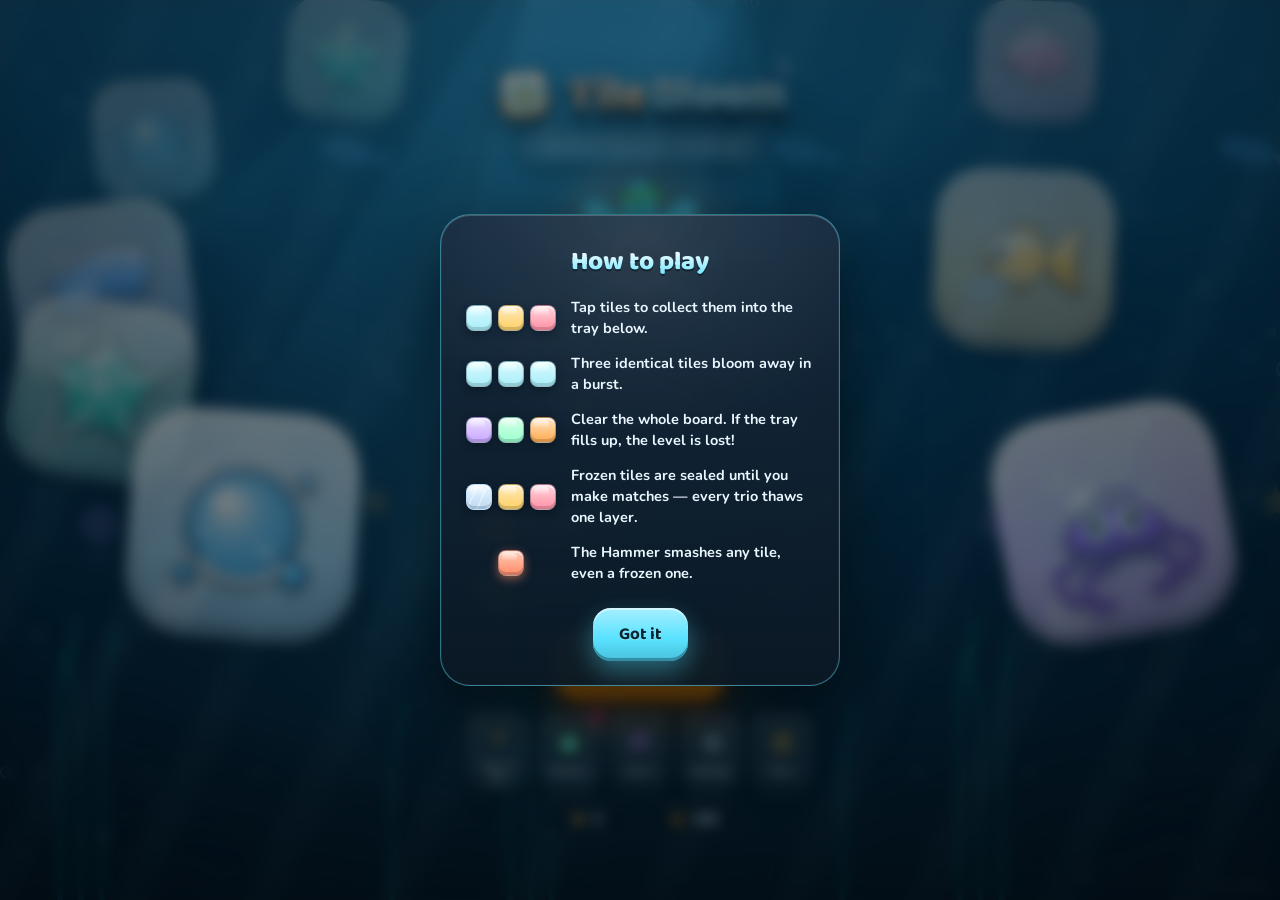
<file: index.html>
<!doctype html>
<html lang="en">
  <head>
    <meta charset="UTF-8" />
    <meta
      name="viewport"
      content="width=device-width, initial-scale=1.0, maximum-scale=1.0, user-scalable=no, viewport-fit=cover"
    />
    <meta name="theme-color" content="#041420" />
    <meta name="apple-mobile-web-app-capable" content="yes" />
    <meta name="mobile-web-app-capable" content="yes" />
    <meta name="apple-mobile-web-app-status-bar-style" content="black-translucent" />
    <meta name="apple-mobile-web-app-title" content="Tile Bloom" />
    <link rel="apple-touch-icon" href="icons/icon-180.png" />
    <link rel="icon" type="image/svg+xml" href="favicon.svg" />
    <link rel="manifest" href="manifest.webmanifest" />
    <title>Tile Bloom — Triple Match Puzzle</title>
    <style>
      /* First-paint splash: shown until the app bundle is ready. */
      #boot {
        position: fixed;
        inset: 0;
        display: flex;
        flex-direction: column;
        align-items: center;
        justify-content: center;
        gap: 18px;
        background: radial-gradient(120% 90% at 50% 0%, #0a3f5f 0%, #041420 55%, #02101a 100%);
        z-index: 999;
        transition: opacity 0.45s ease;
        font-family: system-ui, sans-serif;
      }
      #boot.hide {
        opacity: 0;
        pointer-events: none;
      }
      #boot .mark {
        width: 84px;
        height: 84px;
        border-radius: 26px;
        background: linear-gradient(180deg, #ddfcff 0%, #a9edf7 100%);
        border: 2px solid rgba(18, 38, 52, 0.3);
        box-shadow:
          inset 0 3px 0 rgba(255, 255, 255, 0.75),
          inset 0 -4px 0 rgba(10, 24, 40, 0.12),
          0 14px 30px rgba(2, 10, 18, 0.5),
          0 0 38px rgba(89, 226, 255, 0.4);
        display: flex;
        align-items: center;
        justify-content: center;
        animation: bootPulse 1.6s ease-in-out infinite;
      }
      #boot .mark span {
        width: 26px;
        height: 26px;
        border-radius: 9px;
        background: linear-gradient(180deg, #ffb3c8 0%, #ff6f9e 100%);
        box-shadow: inset 0 2px 0 rgba(255, 255, 255, 0.6), inset 0 -2px 0 rgba(120, 20, 50, 0.25), 0 4px 10px rgba(180, 40, 90, 0.45);
      }
      #boot .t {
        color: #9fe8ff;
        letter-spacing: 0.28em;
        font-size: 12px;
        text-transform: uppercase;
        opacity: 0.85;
      }
      @keyframes bootPulse {
        0%, 100% { transform: scale(1); }
        50% { transform: scale(1.07); }
      }
    </style>
    <script type="module" crossorigin src="./assets/index-D4QyjMFu.js"></script>
    <link rel="stylesheet" crossorigin href="./assets/index-BmYCZsi4.css">
  </head>
  <body>
    <div id="boot" aria-hidden="true">
      <div class="mark"><span></span></div>
      <div class="t">Tile Bloom</div>
    </div>
    <div id="app"></div>
    <noscript>
      <p style="color: #9fe8ff; padding: 2rem; font-family: system-ui">
        Tile Bloom requires JavaScript. / Tile Bloom için JavaScript gerekir.
      </p>
    </noscript>
  </body>
</html>
</file>
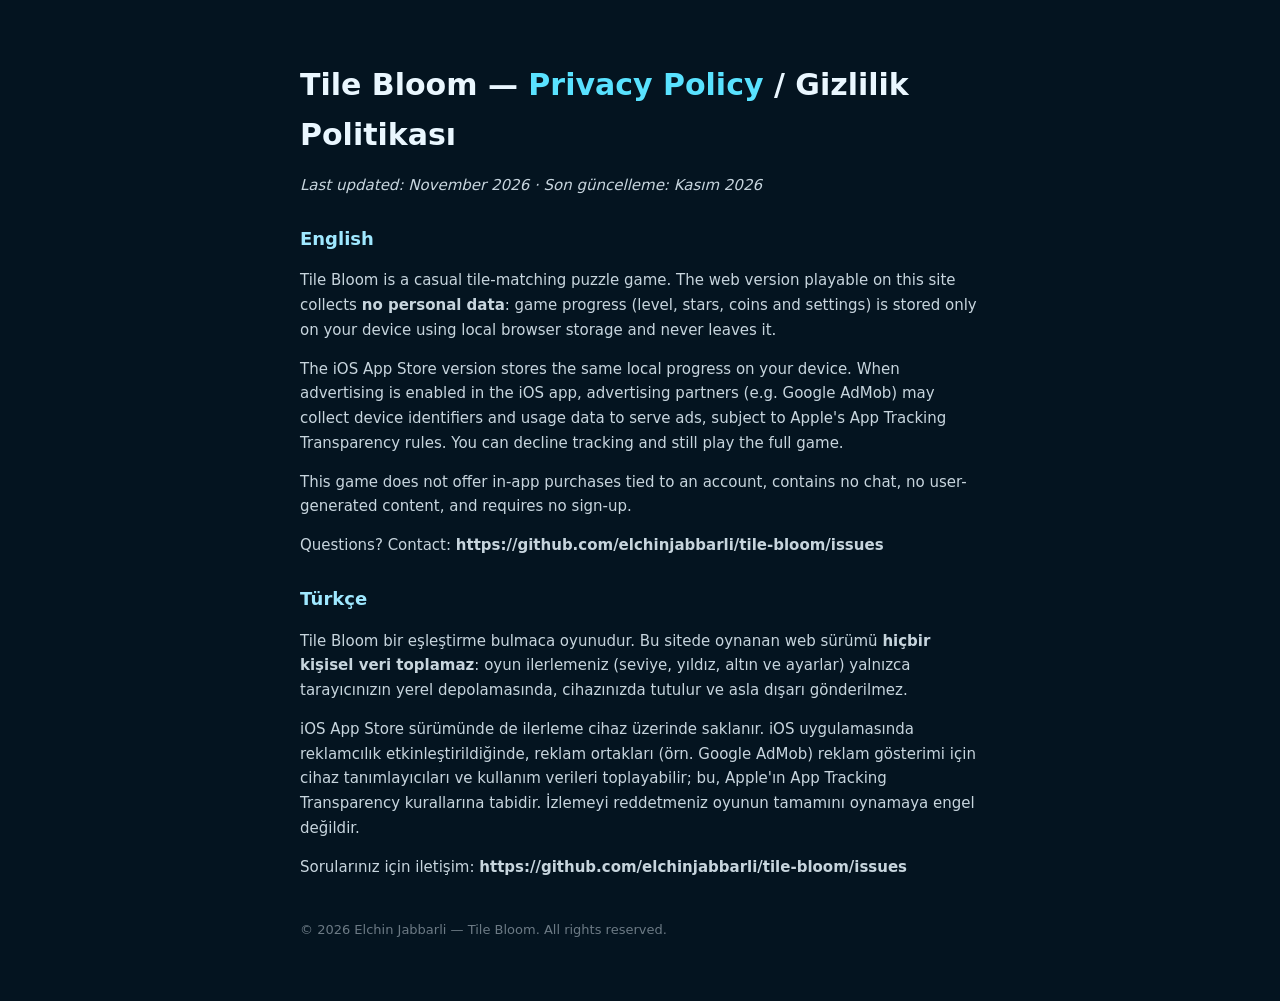
<file: privacy.html>
<!doctype html>
<html lang="en">
  <head>
    <meta charset="UTF-8" />
    <meta name="viewport" content="width=device-width, initial-scale=1.0" />
    <title>Tile Bloom — Privacy Policy</title>
    <style>
      :root { color-scheme: dark; }
      body {
        margin: 0;
        background: #041420;
        color: #eaf7ff;
        font-family: system-ui, -apple-system, sans-serif;
        line-height: 1.65;
        padding: 40px 20px 60px;
      }
      main { max-width: 680px; margin: 0 auto; }
      h1 { font-size: 30px; margin-bottom: 4px; }
      .accent { color: #59e2ff; }
      p { margin: 14px 0; font-size: 15px; color: rgba(234, 247, 255, 0.85); }
      h2 { font-size: 18px; margin-top: 26px; color: #9fe8ff; }
      footer { margin-top: 40px; font-size: 13px; color: rgba(234, 247, 255, 0.45); }
    </style>
  </head>
  <body>
    <main>
      <h1>Tile Bloom — <span class="accent">Privacy Policy</span> / Gizlilik Politikası</h1>
      <p><em>Last updated: November 2026 · Son güncelleme: Kasım 2026</em></p>

      <h2>English</h2>
      <p>
        Tile Bloom is a casual tile-matching puzzle game. The web version playable on this site
        collects <strong>no personal data</strong>: game progress (level, stars, coins and
        settings) is stored only on your device using local browser storage and never leaves it.
      </p>
      <p>
        The iOS App Store version stores the same local progress on your device. When advertising
        is enabled in the iOS app, advertising partners (e.g. Google AdMob) may collect device
        identifiers and usage data to serve ads, subject to Apple's App Tracking Transparency
        rules. You can decline tracking and still play the full game.
      </p>
      <p>
        This game does not offer in-app purchases tied to an account, contains no chat, no
        user-generated content, and requires no sign-up.
      </p>
      <p>
        Questions? Contact: <strong>https://github.com/elchinjabbarli/tile-bloom/issues</strong>
      </p>

      <h2>Türkçe</h2>
      <p>
        Tile Bloom bir eşleştirme bulmaca oyunudur. Bu sitede oynanan web sürümü
        <strong>hiçbir kişisel veri toplamaz</strong>: oyun ilerlemeniz (seviye, yıldız, altın ve
        ayarlar) yalnızca tarayıcınızın yerel depolamasında, cihazınızda tutulur ve asla dışarı
        gönderilmez.
      </p>
      <p>
        iOS App Store sürümünde de ilerleme cihaz üzerinde saklanır. iOS uygulamasında
        reklamcılık etkinleştirildiğinde, reklam ortakları (örn. Google AdMob) reklam gösterimi
        için cihaz tanımlayıcıları ve kullanım verileri toplayabilir; bu, Apple'ın App Tracking
        Transparency kurallarına tabidir. İzlemeyi reddetmeniz oyunun tamamını oynamaya engel
        değildir.
      </p>

      <p>
        Sorularınız için iletişim: <strong>https://github.com/elchinjabbarli/tile-bloom/issues</strong>
      </p>

      <footer>© 2026 Elchin Jabbarli — Tile Bloom. All rights reserved.</footer>
    </main>
  </body>
</html>
</file>
<file: assets/index-BmYCZsi4.css>
@font-face{font-family:"Baloo 2";font-style:normal;font-display:swap;font-weight:600;src:url(./baloo-2-devanagari-600-normal-CuT_xCk5.woff2) format("woff2"),url(./baloo-2-devanagari-600-normal-Cnn1WFYO.woff) format("woff");unicode-range:U+0900-097F,U+1CD0-1CF9,U+200C-200D,U+20A8,U+20B9,U+20F0,U+25CC,U+A830-A839,U+A8E0-A8FF,U+11B00-11B09}@font-face{font-family:"Baloo 2";font-style:normal;font-display:swap;font-weight:600;src:url(./baloo-2-vietnamese-600-normal-C5EqHgu0.woff2) format("woff2"),url(./baloo-2-vietnamese-600-normal-CGkk4Wtx.woff) format("woff");unicode-range:U+0102-0103,U+0110-0111,U+0128-0129,U+0168-0169,U+01A0-01A1,U+01AF-01B0,U+0300-0301,U+0303-0304,U+0308-0309,U+0323,U+0329,U+1EA0-1EF9,U+20AB}@font-face{font-family:"Baloo 2";font-style:normal;font-display:swap;font-weight:600;src:url(./baloo-2-latin-ext-600-normal-DiVeaYrH.woff2) format("woff2"),url(./baloo-2-latin-ext-600-normal-CFaB2nBN.woff) format("woff");unicode-range:U+0100-02BA,U+02BD-02C5,U+02C7-02CC,U+02CE-02D7,U+02DD-02FF,U+0304,U+0308,U+0329,U+1D00-1DBF,U+1E00-1E9F,U+1EF2-1EFF,U+2020,U+20A0-20AB,U+20AD-20C0,U+2113,U+2C60-2C7F,U+A720-A7FF}@font-face{font-family:"Baloo 2";font-style:normal;font-display:swap;font-weight:600;src:url(./baloo-2-latin-600-normal-tIfxVoAe.woff2) format("woff2"),url(./baloo-2-latin-600-normal-B4tNaogw.woff) format("woff");unicode-range:U+0000-00FF,U+0131,U+0152-0153,U+02BB-02BC,U+02C6,U+02DA,U+02DC,U+0304,U+0308,U+0329,U+2000-206F,U+20AC,U+2122,U+2191,U+2193,U+2212,U+2215,U+FEFF,U+FFFD}@font-face{font-family:"Baloo 2";font-style:normal;font-display:swap;font-weight:700;src:url(./baloo-2-devanagari-700-normal-D37Te3iF.woff2) format("woff2"),url(./baloo-2-devanagari-700-normal-CEIF4sJg.woff) format("woff");unicode-range:U+0900-097F,U+1CD0-1CF9,U+200C-200D,U+20A8,U+20B9,U+20F0,U+25CC,U+A830-A839,U+A8E0-A8FF,U+11B00-11B09}@font-face{font-family:"Baloo 2";font-style:normal;font-display:swap;font-weight:700;src:url(./baloo-2-vietnamese-700-normal-h4tlcePq.woff2) format("woff2"),url(./baloo-2-vietnamese-700-normal-DoF59Mjc.woff) format("woff");unicode-range:U+0102-0103,U+0110-0111,U+0128-0129,U+0168-0169,U+01A0-01A1,U+01AF-01B0,U+0300-0301,U+0303-0304,U+0308-0309,U+0323,U+0329,U+1EA0-1EF9,U+20AB}@font-face{font-family:"Baloo 2";font-style:normal;font-display:swap;font-weight:700;src:url(./baloo-2-latin-ext-700-normal-Mlh7kdab.woff2) format("woff2"),url(./baloo-2-latin-ext-700-normal-D6LeXASg.woff) format("woff");unicode-range:U+0100-02BA,U+02BD-02C5,U+02C7-02CC,U+02CE-02D7,U+02DD-02FF,U+0304,U+0308,U+0329,U+1D00-1DBF,U+1E00-1E9F,U+1EF2-1EFF,U+2020,U+20A0-20AB,U+20AD-20C0,U+2113,U+2C60-2C7F,U+A720-A7FF}@font-face{font-family:"Baloo 2";font-style:normal;font-display:swap;font-weight:700;src:url(./baloo-2-latin-700-normal-CqTg7A15.woff2) format("woff2"),url(./baloo-2-latin-700-normal-Ld3Zm3l2.woff) format("woff");unicode-range:U+0000-00FF,U+0131,U+0152-0153,U+02BB-02BC,U+02C6,U+02DA,U+02DC,U+0304,U+0308,U+0329,U+2000-206F,U+20AC,U+2122,U+2191,U+2193,U+2212,U+2215,U+FEFF,U+FFFD}@font-face{font-family:"Baloo 2";font-style:normal;font-display:swap;font-weight:800;src:url(./baloo-2-devanagari-800-normal-BURIY0wZ.woff2) format("woff2"),url(./baloo-2-devanagari-800-normal-YLp1oUqR.woff) format("woff");unicode-range:U+0900-097F,U+1CD0-1CF9,U+200C-200D,U+20A8,U+20B9,U+20F0,U+25CC,U+A830-A839,U+A8E0-A8FF,U+11B00-11B09}@font-face{font-family:"Baloo 2";font-style:normal;font-display:swap;font-weight:800;src:url(./baloo-2-vietnamese-800-normal-ConLnEgt.woff2) format("woff2"),url(./baloo-2-vietnamese-800-normal-GQACmpuv.woff) format("woff");unicode-range:U+0102-0103,U+0110-0111,U+0128-0129,U+0168-0169,U+01A0-01A1,U+01AF-01B0,U+0300-0301,U+0303-0304,U+0308-0309,U+0323,U+0329,U+1EA0-1EF9,U+20AB}@font-face{font-family:"Baloo 2";font-style:normal;font-display:swap;font-weight:800;src:url(./baloo-2-latin-ext-800-normal-C_Iwmf1s.woff2) format("woff2"),url(./baloo-2-latin-ext-800-normal-D-iCxxqE.woff) format("woff");unicode-range:U+0100-02BA,U+02BD-02C5,U+02C7-02CC,U+02CE-02D7,U+02DD-02FF,U+0304,U+0308,U+0329,U+1D00-1DBF,U+1E00-1E9F,U+1EF2-1EFF,U+2020,U+20A0-20AB,U+20AD-20C0,U+2113,U+2C60-2C7F,U+A720-A7FF}@font-face{font-family:"Baloo 2";font-style:normal;font-display:swap;font-weight:800;src:url(./baloo-2-latin-800-normal-BbF3Etk1.woff2) format("woff2"),url(./baloo-2-latin-800-normal-B8BXfZF7.woff) format("woff");unicode-range:U+0000-00FF,U+0131,U+0152-0153,U+02BB-02BC,U+02C6,U+02DA,U+02DC,U+0304,U+0308,U+0329,U+2000-206F,U+20AC,U+2122,U+2191,U+2193,U+2212,U+2215,U+FEFF,U+FFFD}@font-face{font-family:Nunito;font-style:normal;font-display:swap;font-weight:400;src:url(./nunito-cyrillic-ext-400-normal-CuPM9foi.woff2) format("woff2"),url(./nunito-cyrillic-ext-400-normal-xaE7D4Sw.woff) format("woff");unicode-range:U+0460-052F,U+1C80-1C8A,U+20B4,U+2DE0-2DFF,U+A640-A69F,U+FE2E-FE2F}@font-face{font-family:Nunito;font-style:normal;font-display:swap;font-weight:400;src:url(./nunito-cyrillic-400-normal-xAOo5cBP.woff2) format("woff2"),url(./nunito-cyrillic-400-normal-D1j0u8EH.woff) format("woff");unicode-range:U+0301,U+0400-045F,U+0490-0491,U+04B0-04B1,U+2116}@font-face{font-family:Nunito;font-style:normal;font-display:swap;font-weight:400;src:url(./nunito-vietnamese-400-normal-BHkVbP3T.woff2) format("woff2"),url(./nunito-vietnamese-400-normal-DtOtW02z.woff) format("woff");unicode-range:U+0102-0103,U+0110-0111,U+0128-0129,U+0168-0169,U+01A0-01A1,U+01AF-01B0,U+0300-0301,U+0303-0304,U+0308-0309,U+0323,U+0329,U+1EA0-1EF9,U+20AB}@font-face{font-family:Nunito;font-style:normal;font-display:swap;font-weight:400;src:url(./nunito-latin-ext-400-normal-i-8OOpdj.woff2) format("woff2"),url(./nunito-latin-ext-400-normal-CjMJVfGn.woff) format("woff");unicode-range:U+0100-02BA,U+02BD-02C5,U+02C7-02CC,U+02CE-02D7,U+02DD-02FF,U+0304,U+0308,U+0329,U+1D00-1DBF,U+1E00-1E9F,U+1EF2-1EFF,U+2020,U+20A0-20AB,U+20AD-20C0,U+2113,U+2C60-2C7F,U+A720-A7FF}@font-face{font-family:Nunito;font-style:normal;font-display:swap;font-weight:400;src:url(./nunito-latin-400-normal-r8SDr6Up.woff2) format("woff2"),url(./nunito-latin-400-normal-DKg4f3fz.woff) format("woff");unicode-range:U+0000-00FF,U+0131,U+0152-0153,U+02BB-02BC,U+02C6,U+02DA,U+02DC,U+0304,U+0308,U+0329,U+2000-206F,U+20AC,U+2122,U+2191,U+2193,U+2212,U+2215,U+FEFF,U+FFFD}@font-face{font-family:Nunito;font-style:normal;font-display:swap;font-weight:700;src:url(./nunito-cyrillic-ext-700-normal-BuR0mlCG.woff2) format("woff2"),url(./nunito-cyrillic-ext-700-normal-DfoqN4Gs.woff) format("woff");unicode-range:U+0460-052F,U+1C80-1C8A,U+20B4,U+2DE0-2DFF,U+A640-A69F,U+FE2E-FE2F}@font-face{font-family:Nunito;font-style:normal;font-display:swap;font-weight:700;src:url(./nunito-cyrillic-700-normal-DP36NgGt.woff2) format("woff2"),url(./nunito-cyrillic-700-normal-DfHRUDv-.woff) format("woff");unicode-range:U+0301,U+0400-045F,U+0490-0491,U+04B0-04B1,U+2116}@font-face{font-family:Nunito;font-style:normal;font-display:swap;font-weight:700;src:url(./nunito-vietnamese-700-normal-Ch8EUCfz.woff2) format("woff2"),url(./nunito-vietnamese-700-normal-C9SQsXvj.woff) format("woff");unicode-range:U+0102-0103,U+0110-0111,U+0128-0129,U+0168-0169,U+01A0-01A1,U+01AF-01B0,U+0300-0301,U+0303-0304,U+0308-0309,U+0323,U+0329,U+1EA0-1EF9,U+20AB}@font-face{font-family:Nunito;font-style:normal;font-display:swap;font-weight:700;src:url(./nunito-latin-ext-700-normal-BWeMsAzO.woff2) format("woff2"),url(./nunito-latin-ext-700-normal-D4woHhbd.woff) format("woff");unicode-range:U+0100-02BA,U+02BD-02C5,U+02C7-02CC,U+02CE-02D7,U+02DD-02FF,U+0304,U+0308,U+0329,U+1D00-1DBF,U+1E00-1E9F,U+1EF2-1EFF,U+2020,U+20A0-20AB,U+20AD-20C0,U+2113,U+2C60-2C7F,U+A720-A7FF}@font-face{font-family:Nunito;font-style:normal;font-display:swap;font-weight:700;src:url(./nunito-latin-700-normal-Dort48En.woff2) format("woff2"),url(./nunito-latin-700-normal-OcDqTBcA.woff) format("woff");unicode-range:U+0000-00FF,U+0131,U+0152-0153,U+02BB-02BC,U+02C6,U+02DA,U+02DC,U+0304,U+0308,U+0329,U+2000-206F,U+20AC,U+2122,U+2191,U+2193,U+2212,U+2215,U+FEFF,U+FFFD}:root{--sat: env(safe-area-inset-top, 0px);--sab: env(safe-area-inset-bottom, 0px);--sal: env(safe-area-inset-left, 0px);--sar: env(safe-area-inset-right, 0px);--font-display: "Baloo 2", "Nunito", system-ui, sans-serif;--font-body: "Nunito", system-ui, sans-serif;--ink: #eaf7ff;--ink-dim: rgba(234, 247, 255, .62);--accent: #59e2ff;--panel: rgba(255, 255, 255, .07);--panel-strong: rgba(10, 24, 36, .86);--gold: #ffd166;--accent2: #ffd166}*{margin:0;padding:0;box-sizing:border-box;-webkit-tap-highlight-color:transparent}html,body{height:100%;overflow:hidden}body{font-family:var(--font-body);color:var(--ink);background:#041420;user-select:none;-webkit-user-select:none;touch-action:manipulation;overscroll-behavior:none}button{font-family:inherit;color:inherit;border:none;background:none;cursor:pointer;touch-action:manipulation}button:disabled{opacity:.45;pointer-events:none}a{color:var(--accent);text-decoration:none}#app{position:fixed;inset:0}#app>canvas{position:absolute;inset:0;display:block}#ui{position:absolute;inset:0;pointer-events:none;z-index:10}#ui>*{pointer-events:none}#ui button,#ui .screen,#ui .card,#ui .switch,#ui .seg,#ui a,#ui input{pointer-events:auto}body[data-chapter=ocean]{--accent: #59e2ff}body[data-chapter=bakery]{--accent: #ffb0c8}body[data-chapter=cosmos]{--accent: #b18cff}body[data-chapter=zen]{--accent: #8fe6a4}@media(prefers-reduced-motion:reduce){*,*:before,*:after{animation-duration:1ms!important;transition-duration:1ms!important}}.i{width:1.15em;height:1.15em;fill:currentColor;vertical-align:-.22em}#hud{position:absolute;top:calc(var(--sat) + 8px);left:0;right:0;display:flex;justify-content:center;align-items:center;gap:8px;padding:0 8px;z-index:20;flex-wrap:nowrap;overflow:hidden}.chip{display:inline-flex;align-items:center;gap:6px;padding:7px 12px;border-radius:999px;background:linear-gradient(180deg,#ffffff24,#ffffff0d);border:1px solid rgba(255,255,255,.16);box-shadow:inset 0 1px #fff3;backdrop-filter:blur(10px) saturate(1.3);-webkit-backdrop-filter:blur(10px) saturate(1.3);font-weight:800;font-size:13.5px;white-space:nowrap}.chip.level{color:var(--accent);font-family:var(--font-display)}.chip .chip-label{color:var(--ink-dim);font-weight:700;font-size:11px;text-transform:uppercase;letter-spacing:.08em}.icon-btn{width:46px;height:46px;border-radius:15px;display:inline-flex;align-items:center;justify-content:center;background:linear-gradient(180deg,#ffffff26,#ffffff0d);border:1px solid rgba(255,255,255,.18);box-shadow:inset 0 1px #ffffff38,0 6px 14px #020a1259;backdrop-filter:blur(10px);-webkit-backdrop-filter:blur(10px);transition:transform .12s ease,background .2s}.icon-btn:active{transform:scale(.92)}.icon-btn .i{width:20px;height:20px;fill:var(--ink)}.chip.combo-chip{padding:6px 11px;gap:5px;border-color:#ffd16673;background:linear-gradient(180deg,#ffd16638,#ff9f431f);animation:comboChipIn .25s cubic-bezier(.2,1.4,.4,1)}.chip.combo-chip .i{width:15px;height:15px;flex:none;filter:drop-shadow(0 1px 3px rgba(176,94,28,.45))}.chip.combo-chip b{font-family:var(--font-display);font-weight:800;font-size:13.5px;line-height:1;color:#ffcf6e;text-shadow:0 1px 2px rgba(4,22,30,.55)}.chip.combo-chip.hot{border-color:#ff8fa38c;background:linear-gradient(180deg,#ff9f434d,#ff5c782e);box-shadow:0 0 14px #ff8c5a59}.chip.combo-chip.hot b{color:#ff9f8f}.chip.combo-chip b.pop{animation:comboPop .35s cubic-bezier(.2,1.4,.4,1)}@keyframes comboChipIn{0%{transform:scale(.7);opacity:0}to{transform:scale(1);opacity:1}}@keyframes comboPop{0%{transform:scale(.6)}to{transform:scale(1)}}.chip.coins.pop #hud-coins,#hud-coins.pop{animation:coinPop .45s cubic-bezier(.2,1.5,.4,1)}@keyframes coinPop{0%{transform:scale(1)}35%{transform:scale(1.3);color:var(--gold)}to{transform:scale(1)}}.btn{display:inline-flex;align-items:center;justify-content:center;gap:9px;font-family:var(--font-display);font-weight:700;font-size:17px;padding:13px 26px;border-radius:18px;transition:transform .12s ease,filter .2s}.btn:active{transform:scale(.95)}.btn .i{width:1.25em;height:1.25em}.btn.primary{color:#062530;text-shadow:0 1px 0 rgba(255,255,255,.35);background:linear-gradient(180deg,color-mix(in srgb,var(--accent) 55%,#ffffff 45%) 0%,color-mix(in srgb,var(--accent) 88%,#ffffff 12%) 42%,var(--accent) 58%,color-mix(in srgb,var(--accent) 82%,#052537 18%) 100%);box-shadow:inset 0 2px #ffffff8c,inset 0 -3px color-mix(in srgb,var(--accent) 55%,#052537 45%),0 10px 26px color-mix(in srgb,var(--accent) 42%,transparent),0 8px 20px #020a1266}.btn.primary.big{font-size:22px;padding:17px 46px;border-radius:24px;position:relative;overflow:hidden}.btn.primary.big:after{content:"";position:absolute;top:3px;left:10%;right:10%;height:34%;border-radius:999px;background:linear-gradient(180deg,#ffffff8c,#ffffff05);pointer-events:none}.btn.primary.big .i{fill:#fff;filter:drop-shadow(0 2px 3px rgba(4,30,40,.55));position:relative;z-index:1}.btn.primary.big span{position:relative;z-index:1}.btn.primary.big{animation:playGlow 2.4s ease-in-out infinite}#home-play{color:#45280a;text-shadow:0 1px 0 rgba(255,255,255,.5);background:linear-gradient(180deg,#fff6d8,#ffd66e 38%,#ffb02e 62%,#f08c14);box-shadow:inset 0 3px #ffffffbf,inset 0 -5px #c96e12,inset 0 0 26px #ffbe5a59,0 16px 36px #ff96285c,0 8px 18px #020a1266}#home-play:after{background:linear-gradient(180deg,#ffffffb8,#ffffff0d)}@keyframes playGlow{0%,to{filter:brightness(1)}50%{filter:brightness(1.09)}}.btn.ghost{background:linear-gradient(180deg,#ffffff21,#ffffff0d);border:1px solid rgba(255,255,255,.18);backdrop-filter:blur(10px);-webkit-backdrop-filter:blur(10px);color:var(--ink);box-shadow:inset 0 1px #fff3}.btn.ghost.icon-only{padding:13px 15px}.btn.reward{color:#3d2504;text-shadow:0 1px 0 rgba(255,255,255,.4);background:linear-gradient(180deg,#fff3cf,#ffdd8c 45%,#ffb84d);box-shadow:inset 0 2px #ffffffb3,inset 0 -3px #c9882e,0 10px 26px #ffaa5a73,0 8px 20px #020a1259}.btn.reward.used{filter:grayscale(.7)}.screen{position:absolute;inset:0}.screen.modal{display:flex;align-items:center;justify-content:center;background:#020a1080;backdrop-filter:blur(7px) saturate(1.2);-webkit-backdrop-filter:blur(7px) saturate(1.2);z-index:40;animation:fadeIn .25s ease}.card{width:min(88vw,400px);max-height:calc(100vh - 120px);overflow-y:auto;background:radial-gradient(130% 90% at 50% 0%,rgba(255,255,255,.09),transparent 52%),linear-gradient(180deg,#162a3ef0,#0a1824f5);border:1px solid color-mix(in srgb,var(--accent) 45%,transparent);border-radius:30px;padding:26px 24px calc(24px + var(--sab) * .4);text-align:center;box-shadow:0 24px 70px #0000008c,0 0 0 1px #ffffff0d inset,inset 0 1px #ffffff29,inset 0 -1px #00000059;animation:cardIn .32s cubic-bezier(.2,1.3,.4,1)}@keyframes cardIn{0%{transform:scale(.88) translateY(18px);opacity:0}to{transform:scale(1) translateY(0);opacity:1}}@keyframes fadeIn{0%{opacity:0}to{opacity:1}}.card h2{font-family:var(--font-display);font-size:26px;font-weight:800;margin-bottom:14px;background:linear-gradient(180deg,#ffffff 20%,var(--accent) 90%);-webkit-background-clip:text;background-clip:text;color:transparent;filter:drop-shadow(0 2px 0 rgba(4,20,30,.6))}.card .btn+.btn,.card .actions .btn+.btn{margin-top:0}.card>.btn{margin-top:10px}.actions{display:grid;grid-template-columns:repeat(3,1fr);gap:10px;margin-top:16px}.actions .btn{padding:12px 8px;font-size:15px}.actions.col{grid-template-columns:1fr}.set-row{display:flex;align-items:center;justify-content:space-between;padding:12px 2px;border-bottom:1px solid rgba(255,255,255,.07)}.set-row>span{font-weight:700;font-size:15px}.switch{position:relative;width:52px;height:30px;display:inline-block}.switch input{opacity:0;width:0;height:0}.switch i{position:absolute;inset:0;border-radius:999px;background:#ffffff1f;border:1px solid rgba(255,255,255,.2);transition:background .2s}.switch i:after{content:"";position:absolute;top:3px;left:3px;width:22px;height:22px;border-radius:50%;background:#fff;transition:transform .2s cubic-bezier(.2,1.4,.4,1)}.switch input:checked+i{background:var(--accent);border-color:transparent}.switch input:checked+i:after{transform:translate(22px)}.seg{display:inline-flex;background:#ffffff14;border-radius:12px;padding:3px}.seg button{padding:7px 16px;border-radius:9px;font-weight:800;font-size:13px;color:var(--ink-dim)}.seg button.active{background:linear-gradient(180deg,color-mix(in srgb,var(--accent) 62%,#ffffff 38%),var(--accent));color:#04222e;box-shadow:inset 0 1px #ffffff80,0 3px 8px color-mix(in srgb,var(--accent) 40%,transparent)}.about{margin-top:16px;padding:12px;border-radius:16px;background:#ffffff0d;font-size:13px;color:var(--ink-dim);line-height:1.7}.about h3{font-size:13px;font-weight:800;color:var(--ink);text-transform:uppercase;letter-spacing:.1em;margin-bottom:4px}#boosterbar{position:absolute;bottom:calc(var(--sab) + 14px);left:0;right:0;display:flex;justify-content:center;gap:8px;padding:0 6px;z-index:20}.booster{--booster-tint: #8fe6a4;width:68px;display:flex;flex-direction:column;align-items:center;gap:4px;padding:8px 6px 7px;border-radius:16px;background:radial-gradient(135% 95% at 50% 0%,color-mix(in srgb,var(--booster-tint) 52%,transparent),transparent 64%),linear-gradient(180deg,#ffffff2e,#ffffff0f);border:1px solid color-mix(in srgb,var(--booster-tint) 58%,transparent);backdrop-filter:blur(10px) saturate(1.3);-webkit-backdrop-filter:blur(10px) saturate(1.3);box-shadow:inset 0 2px #ffffff4d,inset 0 -3px #020a1259,0 7px 18px #020a126b;transition:transform .12s ease,filter .2s}@media(max-width:380px){#boosterbar{gap:4px}.booster{width:58px;padding:6px 3px 5px}.booster .i{width:16px;height:16px}.booster .b-label{font-size:9px}.booster .b-cost{min-width:40px;font-size:9px}#hud{gap:4px}#hud .chip{padding:6px 8px;gap:4px;font-size:12px}#hud .chip .chip-label{font-size:9px;letter-spacing:.05em}#hud .icon-btn{width:40px;height:40px;border-radius:12px}}.booster .b-head{display:inline-flex;align-items:center;gap:7px;min-width:0}.booster[data-booster=undo]{--booster-tint: #7ee0c3}.booster[data-booster=shuffle]{--booster-tint: #b18cff}.booster[data-booster=hint]{--booster-tint: #ffd166}.booster[data-booster=wand]{--booster-tint: #ff9fb2}.booster[data-booster=hammer]{--booster-tint: #ff8a66}.booster.armed{animation:armedPulse .9s ease-in-out infinite;border-color:#ffb08f;box-shadow:inset 0 2px #ffffff4d,inset 0 -3px #020a1259,0 0 16px #ff8a668c,0 7px 18px #020a126b}.booster.armed .i{transform:rotate(-28deg) scale(1.08)}@keyframes armedPulse{0%,to{transform:translateY(0)}50%{transform:translateY(-3px)}}.booster:active{transform:scale(.93)}.booster:disabled{filter:saturate(.55) brightness(.82)}.booster .i{width:20px;height:20px;flex:none;fill:color-mix(in srgb,var(--booster-tint) 82%,#ffffff 18%);filter:drop-shadow(0 2px 4px rgba(2,10,18,.5))}.booster .b-label{font-family:var(--font-display);font-weight:800;font-size:11px;color:var(--ink);white-space:nowrap}.booster .b-cost{display:inline-flex;align-items:center;gap:4px;min-width:52px;justify-content:center;font-size:10.5px;font-weight:800;padding:2px 7px;border-radius:999px;background:#ffffff1a;color:var(--ink-dim)}.booster .b-cost .i{width:11px;height:11px;fill:var(--gold)}.booster.is-free .b-cost{background:linear-gradient(180deg,#a9f5c8,#6fe3a8);color:#053826;text-shadow:0 1px 0 rgba(255,255,255,.4);box-shadow:0 2px 8px #6fe3a859}.booster.is-ad .b-cost{background:linear-gradient(180deg,#ffd97a,#ffb84d);color:#4a2c05;text-shadow:0 1px 0 rgba(255,255,255,.4);box-shadow:0 2px 8px #ffb84d59}#intro{position:absolute;top:calc(var(--sat) + 64px);left:50%;transform:translate(-50%);display:flex;align-items:center;gap:10px;padding:12px 26px;border-radius:999px;background:var(--panel-strong);border:1px solid color-mix(in srgb,var(--accent) 55%,transparent);font-family:var(--font-display);font-weight:800;font-size:18px;z-index:30;white-space:nowrap}#intro .dot{color:var(--accent)}#intro.go{animation:introSlide 1.05s cubic-bezier(.2,1.2,.4,1) forwards}@keyframes introSlide{0%{opacity:0;transform:translate(-50%) translateY(-30px) scale(.85)}18%{opacity:1;transform:translate(-50%) translateY(0) scale(1)}80%{opacity:1}to{opacity:0;transform:translate(-50%) translateY(-10px)}}#toast{position:absolute;bottom:calc(var(--sab) + 108px);left:50%;transform:translate(-50%);padding:11px 22px;border-radius:16px;background:var(--panel-strong);border:1px solid rgba(255,255,255,.16);font-weight:700;font-size:14px;white-space:nowrap;z-index:45}#toast.show{animation:toastIn 1.7s ease forwards}@keyframes toastIn{0%{opacity:0;transform:translate(-50%) translateY(14px)}12%{opacity:1;transform:translate(-50%) translateY(0)}82%{opacity:1}to{opacity:0;transform:translate(-50%) translateY(-8px)}}.bloom-veil{position:fixed;inset:0;z-index:100;background:#000000e0;display:flex;align-items:center;justify-content:center;animation:fadeIn .2s ease}.bloom-card{width:min(90vw,340px);background:#101821;border:1px solid rgba(255,255,255,.14);border-radius:26px;padding:20px;text-align:center;box-shadow:0 30px 80px #0009}.bloom-badge{display:inline-block;padding:4px 12px;border-radius:7px;background:#ffd166;color:#3d2504;font-size:11px;font-weight:900;letter-spacing:.12em;animation:tagBlink 1.2s steps(2) infinite}@keyframes tagBlink{50%{opacity:.55}}.bloom-creative{margin:16px 0 12px;height:150px;border-radius:18px;background:radial-gradient(120% 130% at 20% 15%,rgba(127,243,255,.35),transparent 55%),radial-gradient(120% 130% at 85% 80%,rgba(193,167,255,.4),transparent 60%),linear-gradient(150deg,#123a4e,#0a1622);position:relative;overflow:hidden;display:flex;flex-direction:column;align-items:center;justify-content:center;gap:4px}.bloom-creative .bloom-spark{position:absolute;width:70px;height:70px;border-radius:20px;border:3px solid rgba(127,243,255,.9);box-shadow:0 0 34px #7ff3ff80;animation:spinFloat 3.2s ease-in-out infinite}@keyframes spinFloat{0%,to{transform:rotate(-6deg) translateY(0)}50%{transform:rotate(8deg) translateY(-10px)}}.bloom-creative .bloom-title{font-family:var(--font-display);font-size:34px;font-weight:800;color:#eaf7ff;text-shadow:0 0 24px rgba(127,243,255,.6)}.bloom-creative .bloom-title span{color:#7ff3ff}.bloom-creative .bloom-sub{font-size:12px;color:#eaf7ff8c;letter-spacing:.2em;text-transform:uppercase}.bloom-note{font-size:12.5px;color:#eaf7ff99;line-height:1.5;margin-bottom:14px}.bloom-timer{position:relative;height:8px;border-radius:999px;background:#ffffff1f;overflow:hidden;margin-bottom:6px}.bloom-timer-fill{position:absolute;left:0;top:0;bottom:0;width:0;background:linear-gradient(90deg,#7ff3ff,#59e2ff);border-radius:999px}.bloom-timer-label{display:block;font-size:12px;font-weight:800;color:#eaf7ffb3;margin-bottom:10px}.bloom-actions{display:flex;gap:10px}.bloom-btn{flex:1;padding:13px 10px;border-radius:15px;font-family:var(--font-display);font-weight:700;font-size:15px}.bloom-x{flex:0 0 52px;background:#ffffff1a;color:var(--ink)}.bloom-primary{background:linear-gradient(160deg,#7ff3ff,#2f9ecf);color:#04222e}.bloom-primary.bloom-ready{animation:bloomReady .8s ease-in-out infinite}@keyframes bloomReady{50%{box-shadow:0 0 26px #7ff3ffcc}}.build-tag{position:absolute;right:14px;bottom:calc(var(--sab) + 5px);font-size:11px;color:#eaf7ff66;letter-spacing:.14em;pointer-events:none}.chip.hearts .i{width:19px;height:19px;filter:drop-shadow(0 2px 3px rgba(0,0,0,.4))}.chip.hearts span{min-width:12px;text-align:center}.badge{position:absolute;top:-5px;right:-7px;width:14px;height:14px;border-radius:50%;background:linear-gradient(160deg,#ff7d97,#e0335e);box-shadow:0 3px 8px #e0335e8c,inset 0 1px #ffffff8c;animation:badgePulse 1.6s ease-in-out infinite}@keyframes badgePulse{0%,to{transform:scale(1)}50%{transform:scale(1.18)}}.btn.m-claim{padding:8px 16px;font-size:14px;border-radius:13px}.binfo{align-self:center;width:34px;height:34px;border-radius:50%;display:grid;place-items:center;font-family:var(--font-display);font-weight:800;font-size:16px;color:var(--ink);background:linear-gradient(180deg,#ffffff29,#ffffff0f);border:1px solid rgba(255,255,255,.22);box-shadow:inset 0 1px #ffffff3d,0 3px 8px #020a1273;cursor:pointer}.binfo:disabled{opacity:.45}.binfo:not(:disabled):active{transform:scale(.92)}.lang-cur{font-size:13px;font-weight:800;color:var(--accent)}.lang-grid{display:grid;grid-template-columns:repeat(3,1fr);gap:8px;padding:10px 0 14px;border-bottom:1px solid rgba(255,255,255,.07)}.lang-grid button{min-height:40px;padding:7px 4px;border-radius:11px;font-weight:700;font-size:12.5px;line-height:1.25;color:var(--ink-dim);background:#ffffff0f;border:1px solid rgba(255,255,255,.1);text-align:center}.lang-grid button.active{background:linear-gradient(180deg,color-mix(in srgb,var(--accent) 62%,#ffffff 38%),var(--accent));color:#04222e;border-color:transparent;box-shadow:inset 0 1px #ffffff80,0 3px 8px color-mix(in srgb,var(--accent) 40%,transparent)}@media(max-height:660px){.lang-grid{max-height:176px;overflow-y:auto}}[dir=rtl] .hc-text,[dir=rtl] .steps,[dir=rtl] .missions-card,[dir=rtl] .boostinfo-list,[dir=rtl] .wb-tx,[dir=rtl] .weekly-card,[dir=rtl] .wk-head h2,[dir=rtl] .about{text-align:right}#scr-home{display:flex;align-items:center;justify-content:center;z-index:30;padding:calc(var(--sat) + 16px) 16px calc(var(--sab) + 16px)}#scr-home:after{content:"";position:absolute;inset:0;pointer-events:none;background:radial-gradient(120% 95% at 50% 46%,#0000 42%,#020a124d)}.home-scene{position:absolute;inset:0;overflow:hidden;pointer-events:none;z-index:0}.home-scene:before{content:"";position:absolute;inset:-90px;animation:sceneDrift 16s ease-in-out infinite alternate}@keyframes sceneDrift{0%{transform:translateY(0)}to{transform:translateY(48px)}}.home-scene:after{content:"";position:absolute;inset:0;background:radial-gradient(140% 90% at 50% 112%,rgba(2,10,18,.42),transparent 55%),radial-gradient(110% 60% at 50% -10%,rgba(255,255,255,.06),transparent 62%)}.home-inner{z-index:1;display:flex;flex-direction:column;align-items:center;gap:11px;text-align:center;animation:cardIn .45s cubic-bezier(.2,1.2,.4,1)}.logo-lockup{position:relative;display:flex;align-items:center;gap:13px;margin-bottom:-1px}.logo-emblem{width:62px;height:62px;flex:none;filter:drop-shadow(0 4px 0 rgba(8,26,40,.45)) drop-shadow(0 11px 16px rgba(2,10,18,.5))}.logo{font-family:var(--font-display);font-weight:800;font-size:46px;line-height:1;letter-spacing:.01em;-webkit-text-stroke:2px rgba(8,26,40,.55);paint-order:stroke fill;background:linear-gradient(180deg,#fff 6%,#f9f1de 38%,#ecd9b4 72%,#cdb586);-webkit-background-clip:text;background-clip:text;color:transparent;filter:drop-shadow(0 3px 0 rgba(8,26,40,.5)) drop-shadow(0 6px 0 rgba(6,20,32,.38)) drop-shadow(0 11px 0 rgba(3,12,22,.32)) drop-shadow(0 18px 22px rgba(2,10,18,.5))}.logo span{padding-left:.08em;background:linear-gradient(180deg,#f2fdff 6%,#c3ecfa 40%,#78d5f2 72%,#38a9d6);-webkit-background-clip:text;background-clip:text}.logo-spark{position:absolute;width:17px;height:17px;pointer-events:none}.logo-spark .i{width:100%;height:100%}.logo-spark.sp1{top:-7px;right:-5px;fill:var(--gold);animation:sparkTwinkle 2.8s ease-in-out infinite}.logo-spark.sp2{bottom:-3px;left:51px;width:13px;height:13px;fill:#8fe0f8;animation:sparkTwinkle 2.8s ease-in-out 1.4s infinite}@keyframes sparkTwinkle{0%,to{transform:scale(.5) rotate(12deg);opacity:.35}50%{transform:scale(1) rotate(0);opacity:1}}.subtitle{font-size:11px;font-weight:800;letter-spacing:.36em;text-transform:uppercase;color:#eaf7ffd9;padding:7px 14px 7px 18px;border-radius:999px;background:linear-gradient(180deg,#ffffff29,#ffffff0a);border:1px solid rgba(255,255,255,.18);box-shadow:inset 0 1px #ffffff38,0 6px 18px #020a1259;margin-top:-3px}.home-mascot{width:188px;height:188px;margin:4px 0 0;position:relative;filter:drop-shadow(0 18px 26px rgba(2,12,20,.55))}.home-mascot:before{content:"";position:absolute;inset:-14%;border-radius:50%;background:radial-gradient(60% 60% at 50% 42%,#ffd88257,#ffd88200 70%),radial-gradient(70% 70% at 50% 42%,#ffffff24,#fff0 75%);z-index:-1}.chapter-chip{display:inline-flex;align-items:center;gap:11px;padding:7px 15px 7px 8px;border-radius:18px;cursor:pointer;font:inherit;background:linear-gradient(180deg,#ffffff24,#ffffff0d);border:1px solid rgba(255,255,255,.18);backdrop-filter:blur(10px);-webkit-backdrop-filter:blur(10px);box-shadow:inset 0 1px #ffffff38,0 8px 20px #020a1266;transition:transform .12s ease}.chapter-chip:active{transform:scale(.97)}.hc-emblem{flex:none;width:46px;height:46px;display:grid;place-items:center;border-radius:50%;background:radial-gradient(120% 100% at 50% 0%,#ffffff29,#ffffff0d);border:2px solid var(--accent);box-shadow:0 4px 10px #020a1273}.hc-text{display:flex;flex-direction:column;align-items:flex-start;gap:1px;text-align:left}.hc-name{font-family:var(--font-display);font-size:16.5px;font-weight:800;color:var(--accent);text-shadow:0 1px 0 rgba(2,10,18,.65)}.hc-sub{font-size:11.5px;font-weight:700;color:var(--ink-dim)}.chapter-chip .i{width:15px;height:15px;margin-left:3px;opacity:.65}.home-actions{display:grid;grid-template-columns:repeat(4,1fr);gap:10px;width:min(100%,344px);margin-top:2px}.home-act{position:relative;display:flex;flex-direction:column;align-items:center;justify-content:center;gap:7px;min-height:68px;padding:9px 5px 8px;border-radius:18px;cursor:pointer;font:inherit;background:linear-gradient(180deg,#ffffff26,#ffffff0d);border:1px solid rgba(255,255,255,.17);backdrop-filter:blur(10px);-webkit-backdrop-filter:blur(10px);box-shadow:inset 0 1px #ffffff3d,0 8px 18px #020a1261;transition:transform .12s ease}.home-act:active{transform:scale(.93)}.home-act .ha-ic{display:grid;place-items:center;width:30px;height:30px}.home-act .ha-ic .i{width:24px;height:24px;filter:drop-shadow(0 2px 4px rgba(2,10,18,.5))}.home-act .ha-tx{font-size:10.5px;font-weight:800;line-height:1.18;color:var(--ink);letter-spacing:.01em}.home-act .ha-ic.howto .i{color:#ffd166;fill:#ffd166}.home-act .ha-ic.missions .i{color:#7bf0c4;fill:#7bf0c4}.home-act .ha-ic.album .i{color:#c9a4ff;fill:#c9a4ff}.home-act .ha-ic.settings .i{color:#aecbdd;fill:#aecbdd}.home-act .badge{top:-6px;right:-5px;border:2px solid rgba(8,24,36,.85)}.home-stats{display:flex;gap:12px;font-size:15px;font-weight:800;color:var(--ink)}.home-stats span{display:inline-flex;align-items:center;justify-content:center;gap:6px;min-width:96px;padding:6px 14px;border-radius:999px;background:#06162273;border:1px solid rgba(255,255,255,.12);box-shadow:inset 0 1px #ffffff1a}.home-stats .i{width:17px;height:17px;filter:drop-shadow(0 2px 3px rgba(0,0,0,.4))}.home-stats .i path{fill:var(--gold)}.version{position:absolute;right:14px;bottom:calc(var(--sab) + 5px);font-size:11px;color:#eaf7ff59;letter-spacing:.14em}@media(max-height:720px){.home-inner{gap:8px}.logo{font-size:40px}.logo-emblem{width:54px;height:54px}.home-mascot{width:150px;height:150px}.home-act{min-height:60px}}@media(max-width:359px){.logo{font-size:38px}.logo-emblem{width:50px;height:50px}.logo-lockup{gap:10px}.home-act .ha-tx{font-size:9.5px}.home-actions{gap:8px}}body[data-chapter=ocean] .home-scene{background-image:url("data:image/svg+xml,%3Csvg xmlns='http://www.w3.org/2000/svg' viewBox='0 0 390 780'%3E%3Cg fill='none' stroke='%2317c8b8' stroke-opacity='0.2' stroke-width='5' stroke-linecap='round'%3E%3Cpath d='M52 780V600c0-30 16-40 12-62'/%3E%3Cpath d='M70 780V620c0-22-14-32-10-56'/%3E%3Cpath d='M88 780V604c0-26 12-36 10-58'/%3E%3Cpath d='M340 780V660c0-24 12-32 8-50'/%3E%3C/g%3E%3Cg transform='translate(300 130) rotate(14)' fill='%2366c4ff' fill-opacity='0.22'%3E%3Cellipse rx='24' ry='12'/%3E%3Cpath d='M22 0l16-9v18z'/%3E%3C/g%3E%3Cg transform='translate(70 250) rotate(-10) scale(0.8)' fill='%2366c4ff' fill-opacity='0.15'%3E%3Cellipse rx='24' ry='12'/%3E%3Cpath d='M22 0l16-9v18z'/%3E%3C/g%3E%3Cpath transform='translate(310 420) scale(1.3)' d='M12 0l3 7 8 1-6 6 2 8-7-4-7 4 2-8-6-6 8-1z' fill='%23ffd166' fill-opacity='0.18'/%3E%3Cg transform='translate(86 470)' fill='%23c9a4ff' fill-opacity='0.15'%3E%3Cpath d='M-16-16a16 16 0 0132 0c0 10-7 16-16 16s-16-6-16-16z'/%3E%3Cpath d='M-8 2q2 10 0 18M0 2q2 12 0 20M8 2q-2 10 0 18' fill='none' stroke='%23c9a4ff' stroke-opacity='0.15' stroke-width='2'/%3E%3C/g%3E%3Cg fill='none' stroke='%23bfeaff' stroke-opacity='0.2' stroke-width='2'%3E%3Ccircle cx='335' cy='320' r='8'/%3E%3Ccircle cx='352' cy='296' r='4.5'/%3E%3Ccircle cx='322' cy='288' r='2.6'/%3E%3Ccircle cx='60' cy='90' r='6'/%3E%3Ccircle cx='76' cy='70' r='3.5'/%3E%3C/g%3E%3C/svg%3E"),repeating-linear-gradient(115deg,#bef0ff09 0 34px,#bef0ff00 34px 120px),radial-gradient(170% 60% at 50% 0%,rgba(64,178,224,.18),transparent 62%),radial-gradient(150px 110px at 14% 20%,rgba(89,226,255,.15),transparent 70%),radial-gradient(160px 120px at 86% 58%,rgba(64,178,224,.13),transparent 70%)}body[data-chapter=ocean] .home-scene:before{background-image:radial-gradient(circle 3px at 18px 24px,rgba(198,240,255,.22) 99%,transparent),radial-gradient(circle 2px at 64px 52px,rgba(198,240,255,.15) 99%,transparent),radial-gradient(circle 1.6px at 40px 84px,rgba(198,240,255,.11) 99%,transparent);background-size:110px 140px,150px 170px,90px 110px}body[data-chapter=bakery] .home-scene{background-image:url("data:image/svg+xml,%3Csvg xmlns='http://www.w3.org/2000/svg' viewBox='0 0 390 780'%3E%3Cg transform='translate(312 150)'%3E%3Ccircle r='26' fill='none' stroke='%23ffb0c8' stroke-opacity='0.26' stroke-width='11'/%3E%3Cpath d='M-15-7l6 3M-3-16l3 6M13-11l4 5M-17 7l6-2M9 13l5-4' stroke='%23ffe3a3' stroke-opacity='0.3' stroke-width='3' stroke-linecap='round' fill='none'/%3E%3C/g%3E%3Cg transform='translate(74 420)'%3E%3Cellipse cy='-15' rx='21' ry='9' fill='%23ffd9e6' fill-opacity='0.2'/%3E%3Cellipse rx='21' ry='9' fill='%23f7c5d8' fill-opacity='0.17'/%3E%3Cellipse cy='15' rx='21' ry='9' fill='%23ffd9e6' fill-opacity='0.15'/%3E%3C/g%3E%3Cg transform='translate(322 600)'%3E%3Ccircle r='18' fill='%23e0b98a' fill-opacity='0.2'/%3E%3Ccircle cx='-5' cy='-4' r='2.3' fill='%237a4f2a' fill-opacity='0.32'/%3E%3Ccircle cx='6' cy='2' r='2' fill='%237a4f2a' fill-opacity='0.32'/%3E%3Ccircle cx='-1' cy='8' r='1.9' fill='%237a4f2a' fill-opacity='0.32'/%3E%3C/g%3E%3Cg transform='translate(318 380)'%3E%3Cpath d='M-16 2h32l-5 16h-22z' fill='%23ffd9e6' fill-opacity='0.18'/%3E%3Cellipse cy='-6' rx='20' ry='10' fill='%23ffb0c8' fill-opacity='0.24'/%3E%3Ccircle cx='-6' cy='-12' r='2.4' fill='%23e0335e' fill-opacity='0.22'/%3E%3C/g%3E%3Cg transform='translate(70 120)' fill='%23ffe3a3' fill-opacity='0.16'%3E%3Cellipse rx='16' ry='7'/%3E%3Cellipse cx='10' cy='10' rx='12' ry='6'/%3E%3C/g%3E%3C/svg%3E"),radial-gradient(170% 60% at 50% 0%,rgba(255,190,210,.14),transparent 62%),radial-gradient(150px 110px at 82% 14%,rgba(255,176,200,.18),transparent 70%),radial-gradient(140px 110px at 14% 64%,rgba(255,209,102,.13),transparent 70%)}body[data-chapter=bakery] .home-scene:before{background-image:radial-gradient(circle 2.6px at 24px 32px,rgba(255,209,102,.22) 99%,transparent),radial-gradient(circle 1.9px at 60px 14px,rgba(255,176,200,.18) 99%,transparent),radial-gradient(circle 2.2px at 44px 64px,rgba(255,240,210,.14) 99%,transparent);background-size:120px 140px,150px 120px,100px 100px}body[data-chapter=cosmos] .home-scene{background-image:url("data:image/svg+xml,%3Csvg xmlns='http://www.w3.org/2000/svg' viewBox='0 0 390 780'%3E%3Cg transform='translate(318 170)'%3E%3Ccircle r='17' fill='%23b18cff' fill-opacity='0.2'/%3E%3Cellipse rx='28' ry='9' transform='rotate(-18)' fill='none' stroke='%23d9c8ff' stroke-opacity='0.26' stroke-width='3'/%3E%3C/g%3E%3Cg transform='translate(66 120)'%3E%3Cpath d='M0 0l40-15-26 32z' fill='%2389e2ff' fill-opacity='0.13'/%3E%3Ccircle r='5' fill='%23eaf7ff' fill-opacity='0.32'/%3E%3C/g%3E%3Cpath transform='translate(330 560) scale(1.5)' d='M14 4a8 8 0 110 16 10 10 0 010-16z' fill='%23ffe9a8' fill-opacity='0.14'/%3E%3Cg stroke='%23d9c8ff' stroke-opacity='0.17' stroke-width='1.5' fill='%23fff' fill-opacity='0.24'%3E%3Cpath d='M48 620l26-18 30 8' fill='none'/%3E%3Ccircle cx='48' cy='620' r='3'/%3E%3Ccircle cx='74' cy='602' r='2.2'/%3E%3Ccircle cx='104' cy='610' r='2.6'/%3E%3C/g%3E%3Cg transform='translate(60 360)'%3E%3Ccircle r='10' fill='%2389e2ff' fill-opacity='0.16'/%3E%3Ccircle cx='14' cy='8' r='5' fill='%23b18cff' fill-opacity='0.16'/%3E%3C/g%3E%3C/svg%3E"),radial-gradient(170% 60% at 50% 0%,rgba(140,120,255,.16),transparent 62%),radial-gradient(260px 180px at 22% 20%,rgba(177,140,255,.18),transparent 70%),radial-gradient(280px 200px at 78% 62%,rgba(89,226,255,.1),transparent 70%)}body[data-chapter=cosmos] .home-scene:before{background-image:radial-gradient(circle 1.8px at 18px 28px,rgba(255,255,255,.5) 99%,transparent),radial-gradient(circle 1.3px at 52px 66px,rgba(232,224,255,.38) 99%,transparent),radial-gradient(circle 2.2px at 76px 16px,rgba(255,255,255,.46) 99%,transparent),radial-gradient(circle 1.5px at 100px 44px,rgba(255,255,255,.3) 99%,transparent);background-size:130px 110px,160px 140px,100px 90px,180px 150px}body[data-chapter=zen] .home-scene{background-image:url("data:image/svg+xml,%3Csvg xmlns='http://www.w3.org/2000/svg' viewBox='0 0 390 780'%3E%3Cg transform='translate(320 200)' fill='%238fe6a4' fill-opacity='0.2'%3E%3Cpath d='M0-6C-12-18-24-12-26 2c10 4 20 2 26-2z'/%3E%3Cpath d='M0-6C12-18 24-12 26 2c-10 4-20 2-26-2z'/%3E%3Cpath d='M0-22C-6-30-14-28-16-20c6 2 12 0 16-2zM0-22C6-30 14-28 16-20c-6 2-12 0-16-2z'/%3E%3Cellipse cy='6' rx='30' ry='6' fill='%236bd48e' fill-opacity='0.16'/%3E%3C/g%3E%3Cg transform='translate(78 640)' fill='%239db6a5' fill-opacity='0.18'%3E%3Cellipse rx='19' ry='7'/%3E%3Cellipse cy='-13' rx='14' ry='6'/%3E%3Cellipse cy='-24' cx='-1' rx='10' ry='5'/%3E%3C/g%3E%3Cg fill='none' stroke='%235fbf7e' stroke-opacity='0.18' stroke-width='3.5' stroke-linecap='round'%3E%3Cpath d='M340 780V560c-8-22 6-32 2-52'/%3E%3Cpath d='M354 780V576c0-16-10-24-6-40'/%3E%3C/g%3E%3Cg fill='none' stroke='%235fbf7e' stroke-opacity='0.14' stroke-width='3' stroke-linecap='round'%3E%3Cpath d='M40 180V60c-6-16 4-24 2-38'/%3E%3C/g%3E%3C/svg%3E"),radial-gradient(170% 60% at 50% 0%,rgba(160,240,180,.12),transparent 62%),radial-gradient(170px 120px at 18% 32%,rgba(143,230,164,.14),transparent 70%)}body[data-chapter=zen] .home-scene:before{background-image:radial-gradient(circle 2.2px at 28px 36px,rgba(255,240,170,.2) 99%,transparent),radial-gradient(circle 1.6px at 74px 84px,rgba(255,240,170,.13) 99%,transparent);background-size:130px 160px,160px 130px}.mascot{width:100%;height:100%;animation:mascotBob 3.4s ease-in-out infinite}@keyframes mascotBob{0%,to{transform:translateY(0) rotate(-1.2deg)}50%{transform:translateY(-9px) rotate(1.2deg)}}.mascot[data-state=happy]{animation:mascotBob 1.6s ease-in-out infinite}.mascot[data-state=happy] .mb-petals{animation:petalWiggle .7s ease-in-out infinite;transform-origin:70px 62px}@keyframes petalWiggle{0%,to{transform:rotate(-7deg) scale(1.05)}50%{transform:rotate(7deg) scale(1.05)}}.mascot .mb-frown{display:none}.mascot[data-state=sad] .mb-frown{display:block}.mascot[data-state=sad] .mb-smile{display:none}.mascot[data-state=sad] .mb-petals{opacity:.55;transform:rotate(4deg);transform-origin:70px 62px}.fail-mascot{width:108px;height:108px;margin:-4px auto 6px}.steps{text-align:left;display:flex;flex-direction:column;gap:14px;margin:8px 0 14px}.step{display:flex;align-items:center;gap:14px}.step p{font-size:14.5px;line-height:1.45;font-weight:600}.step-vis{flex:0 0 92px;display:flex;align-items:center;justify-content:center;gap:6px}.step-vis .sq{width:26px;height:26px;border-radius:8px;border:1px solid rgba(10,24,40,.28);box-shadow:inset 0 2px #fff9,inset 0 -3px #0a182829,0 3px 8px #020a1273;position:relative;overflow:hidden}.step-vis .sq:after{content:"";position:absolute;top:2px;left:3px;right:6px;height:8px;border-radius:6px;background:linear-gradient(180deg,#ffffffa6,#fff0)}.step-vis .sq.a{background:linear-gradient(180deg,#d9fbff,#a9edf7)}.step-vis .sq.b{background:linear-gradient(180deg,#ffe9b8,#ffd166)}.step-vis .sq.c{background:linear-gradient(180deg,#ffd6de,#ff8fa3)}.step-vis .sq.d{background:linear-gradient(180deg,#e8dcff,#c9a7ff)}.step-vis .sq.e{background:linear-gradient(180deg,#d0ffe4,#9dffd0)}.step-vis .sq.f{background:linear-gradient(180deg,#ffe3c2,#ffa94d)}.step-vis .sq.h{background:repeating-linear-gradient(115deg,#ffffff59 0 2px,#bee1ff00 2px 9px),linear-gradient(180deg,#e9f6ff,#bcd9f2);border-color:#bee1ffe6}.step-vis .sq.j{background:linear-gradient(180deg,#ffcbb5,#ff8a66);box-shadow:inset 0 2px #ffffff8c,inset 0 -3px #0a18282e,0 3px 10px #ff8a6680}.stars{display:flex;justify-content:center;gap:12px;margin:2px 0 8px}.cstar{font-size:54px;line-height:1;color:#ffffff24;transition:none;filter:drop-shadow(0 3px 0 rgba(0,0,0,.28))}.cstar:before{content:"★"}.cstar.on{color:#ffd166;text-shadow:0 0 26px rgba(255,209,102,.8),0 2px 0 #c98a2e,0 4px 0 rgba(90,52,4,.5);animation:starPop .5s cubic-bezier(.2,1.6,.4,1)}@keyframes starPop{0%{transform:scale(0) rotate(-40deg)}70%{transform:scale(1.25) rotate(6deg)}to{transform:scale(1) rotate(0)}}.res-grid{display:grid;grid-template-columns:1fr 1fr;gap:10px;margin-bottom:12px}.res-grid>div{background:linear-gradient(180deg,#ffffff17,#ffffff0a);border:1px solid rgba(255,255,255,.1);box-shadow:inset 0 1px #ffffff29;border-radius:16px;padding:10px;display:flex;flex-direction:column;gap:2px}.res-grid .k{font-size:11px;font-weight:800;text-transform:uppercase;letter-spacing:.1em;color:var(--ink-dim)}.res-grid .v{font-family:var(--font-display);font-size:21px;font-weight:800}.coins-earn{font-family:var(--font-display);font-weight:800;font-size:19px;color:var(--gold);margin-bottom:4px;text-shadow:0 2px 0 rgba(120,70,10,.45),0 0 20px rgba(255,209,102,.4)}.fail-text{font-size:15px;color:var(--ink-dim);margin-bottom:6px}[hidden]{display:none!important}.home-hearts{display:flex;flex-direction:column;align-items:center;gap:3px;margin-top:2px}.heart-pips{display:flex;gap:4px;padding:6px 12px;border-radius:999px;background:#06162273;border:1px solid rgba(255,255,255,.12);box-shadow:inset 0 1px #ffffff1a}.heart-pips .pip{width:22px;height:22px;display:inline-flex;filter:saturate(.35) brightness(1.55);opacity:.5;transition:filter .25s ease,opacity .25s ease}.heart-pips .pip.on{opacity:1;filter:drop-shadow(0 3px 4px rgba(140,20,50,.55));animation:pipIn .4s cubic-bezier(.2,1.4,.4,1)}@keyframes pipIn{0%{transform:scale(.55)}to{transform:scale(1)}}.heart-timer{font-size:12px;font-weight:800;color:#eaf7ffb8;letter-spacing:.02em}.heart-timer:empty{display:none}.missions-card{text-align:left}.missions-card h2{text-align:center}.gift{display:flex;align-items:center;gap:14px;padding:14px 16px;border-radius:20px;margin:4px 0 16px;background:radial-gradient(120% 140% at 0% 0%,rgba(255,216,130,.16),transparent 60%),linear-gradient(180deg,#ffffff1a,#ffffff08);border:1px solid rgba(255,213,110,.35);box-shadow:inset 0 1px #ffffff38}.gift.claimed{opacity:.55}.gift-ic{flex:0 0 44px;width:44px;height:44px;display:flex;align-items:center;justify-content:center;border-radius:15px;background:linear-gradient(160deg,#ffe9b0,#f3b24d);box-shadow:inset 0 2px #fff9,0 6px 14px #f3b24d66;color:#5d3a10}.gift-ic .i{width:24px;height:24px}.gift-body{flex:1;display:flex;flex-direction:column;gap:2px;min-width:0}.gift-body b{font-family:var(--font-display);font-size:15px;color:var(--ink);white-space:nowrap}.gift-body .gift-text{font-size:12px;color:var(--ink-dim);line-height:1.35}.gift-reward{display:inline-flex;align-items:center;gap:5px;margin-top:3px;font-size:13px;font-weight:800;color:var(--gold)}.gift-reward .i{width:15px;height:15px;filter:drop-shadow(0 2px 3px rgba(0,0,0,.4))}.gift-reward .i:first-child path{fill:url(#tbHeartG)}.gift-claim{flex:0 0 auto;padding:9px 13px;font-size:13px;border-radius:13px}.mission-list{list-style:none;display:flex;flex-direction:column;gap:10px;margin-bottom:14px}.mission{padding:12px 14px;border-radius:20px;background:linear-gradient(180deg,#ffffff14,#ffffff05);border:1px solid rgba(255,255,255,.12);box-shadow:inset 0 1px #ffffff29;transition:opacity .25s ease,border-color .25s ease}.mission.done{border-color:color-mix(in srgb,var(--accent) 55%,transparent)}.mission.claimed{opacity:.55}.m-head{display:flex;align-items:center;gap:10px;margin-bottom:9px}.m-ic{flex:0 0 38px;width:38px;height:38px;display:flex;align-items:center;justify-content:center;border-radius:13px;background:linear-gradient(160deg,#fff3,#ffffff0d);border:1px solid rgba(255,255,255,.16);color:var(--accent)}.m-ic .i{width:21px;height:21px}.m-title{flex:1;font-weight:800;font-size:14.5px;color:var(--ink);line-height:1.3}.m-bar{height:9px;border-radius:999px;background:#04101a8c;border:1px solid rgba(255,255,255,.08);overflow:hidden}.m-bar i{display:block;height:100%;border-radius:999px;background:linear-gradient(90deg,#6fe3ff,var(--accent));box-shadow:0 0 10px #6edcff80;transition:width .5s cubic-bezier(.2,1,.4,1)}.mission.done .m-bar i{background:linear-gradient(90deg,#ffd166,#7ee081);box-shadow:0 0 10px #bee68280}.m-meta{display:flex;align-items:center;gap:10px;margin-top:9px}.m-prog{font-size:12px;font-weight:800;color:var(--ink-dim);letter-spacing:.04em}.m-reward{display:inline-flex;align-items:center;gap:4px;flex:1;font-size:13px;font-weight:800;color:var(--gold)}.m-reward .i{width:15px;height:15px;filter:drop-shadow(0 2px 3px rgba(0,0,0,.4))}.m-reward .i:first-child path{fill:url(#tbHeartG)}.m-claimed{font-size:12.5px;font-weight:800;color:#7ee081;letter-spacing:.04em}.nohearts-card{text-align:center}.nh-hearts{display:flex;justify-content:center;gap:7px;margin:2px 0 12px}.nh-hearts .pip{width:30px;height:30px;display:inline-flex;filter:grayscale(1) brightness(1.45);opacity:.5}.nh-hearts .pip.on{opacity:1;filter:none}.nh-timer{font-family:var(--font-display);font-size:17px;font-weight:800;color:var(--accent);margin-bottom:4px}.fail-heart{display:flex;align-items:center;justify-content:center;gap:7px;font-size:13px;font-weight:800;color:#ff9db0;margin:-4px 0 10px}.fail-heart .i{width:16px;height:16px;filter:drop-shadow(0 2px 3px rgba(0,0,0,.4))}.fail-mercy{display:flex;align-items:center;justify-content:center;gap:7px;font-size:13px;font-weight:800;color:#9dffd0;margin:-4px 0 10px}.fail-mercy .i{width:15px;height:15px;filter:drop-shadow(0 2px 3px rgba(0,0,0,.4))}.complete-badges{display:flex;justify-content:center;gap:8px;margin:-2px 0 8px;min-height:0}.cbadge{padding:5px 12px;border-radius:999px;font-size:11.5px;font-weight:900;letter-spacing:.08em;text-transform:uppercase;animation:badgePop .45s cubic-bezier(.34,1.56,.64,1)}.cbadge.newbest{background:linear-gradient(180deg,#ffe3a3,#ffb84d);color:#6b3d0e;border:1px solid #b8832e;box-shadow:0 3px 10px #ffb84d73,inset 0 1px #ffffffb3}.cbadge.cleanrun{background:linear-gradient(180deg,#b4f6d2,#7ee0c3);color:#0b4634;border:1px solid #47a886;box-shadow:0 3px 10px #7ee0c366,inset 0 1px #ffffffa6}@keyframes badgePop{0%{transform:scale(.4);opacity:0}60%{transform:scale(1.18)}to{transform:scale(1);opacity:1}}.run-stats{display:grid;grid-template-columns:1fr 1fr;gap:10px;margin-bottom:12px}.run-stats>div{background:linear-gradient(180deg,#ffffff12,#ffffff08);border:1px solid rgba(255,255,255,.09);box-shadow:inset 0 1px #ffffff24;border-radius:14px;padding:8px 10px;display:flex;flex-direction:column;gap:2px}.run-stats .k{font-size:10.5px;font-weight:800;text-transform:uppercase;letter-spacing:.1em;color:var(--ink-dim)}.run-stats .v{font-family:var(--font-display);font-size:18px;font-weight:800}#scr-map{z-index:30;display:flex;flex-direction:column;background:radial-gradient(130% 55% at 50% -10%,#7ee0c31f,#020a1200 60%),linear-gradient(180deg,#04101ae6,#020a12f7);backdrop-filter:blur(10px);-webkit-backdrop-filter:blur(10px);animation:fadeIn .25s ease}.map-head{display:flex;align-items:center;gap:10px;padding:12px 16px;position:sticky;top:0;z-index:4;background:#030c14c7;backdrop-filter:blur(8px);-webkit-backdrop-filter:blur(8px);border-bottom:1px solid rgba(255,255,255,.08)}.map-head h2{flex:1;text-align:center;margin:0;font-family:var(--font-display);font-size:21px;letter-spacing:.02em}.map-progress{display:flex;align-items:center;justify-content:flex-end;gap:5px;min-width:60px;padding:4px 10px;border-radius:999px;background:#ffd1661f;border:1px solid rgba(255,209,102,.38);font-weight:800;font-size:13px;color:var(--gold)}.map-progress .i{width:15px;height:15px;fill:var(--gold)}.map-scroll{flex:1;overflow-y:auto;padding:12px 10px 96px;scrollbar-width:thin}.map-ch{position:relative;margin:0 0 18px}.map-scene{position:absolute;inset:0;border-radius:24px;pointer-events:none;box-shadow:inset 0 1px #ffffff12,inset 0 0 70px #020a1280,0 18px 40px #020a1273}.map-scene.ocean{background-image:url("data:image/svg+xml,%3Csvg xmlns='http://www.w3.org/2000/svg' viewBox='0 0 360 460'%3E%3Cg fill='none' stroke='%2317c8b8' stroke-opacity='0.22' stroke-width='5' stroke-linecap='round'%3E%3Cpath d='M48 460V330c0-28 16-38 12-58'/%3E%3Cpath d='M64 460V344c0-20-14-30-10-52'/%3E%3Cpath d='M80 460V332c0-24 12-34 10-56'/%3E%3C/g%3E%3Cg transform='translate(238 120) rotate(12)' fill='%2366c4ff' fill-opacity='0.24'%3E%3Cellipse rx='22' ry='11'/%3E%3Cpath d='M20 0l14-8v16z'/%3E%3C/g%3E%3Cpath transform='translate(72 96) scale(1.1)' d='M12 0l3 7 8 1-6 6 2 8-7-4-7 4 2-8-6-6 8-1z' fill='%23ffd166' fill-opacity='0.2'/%3E%3Cg fill='none' stroke='%23bfeaff' stroke-opacity='0.22' stroke-width='2'%3E%3Ccircle cx='312' cy='392' r='7'/%3E%3Ccircle cx='330' cy='370' r='4'/%3E%3Ccircle cx='300' cy='376' r='2.5'/%3E%3C/g%3E%3Cg transform='translate(140 250)' fill='%23c9a4ff' fill-opacity='0.18'%3E%3Cpath d='M-16-16a16 16 0 0132 0c0 10-7 16-16 16s-16-6-16-16z'/%3E%3Cpath d='M-8 2q2 10 0 18M0 2q2 12 0 20M8 2q-2 10 0 18' fill='none' stroke='%23c9a4ff' stroke-opacity='0.18' stroke-width='2'/%3E%3C/g%3E%3C/svg%3E"),repeating-linear-gradient(115deg,#bef0ff0b 0 34px,#bef0ff00 34px 120px),radial-gradient(160% 90% at 50% 0%,rgba(64,178,224,.16),transparent 60%),radial-gradient(130px 90px at 12% 16%,rgba(89,226,255,.16),transparent 70%),radial-gradient(140px 90px at 88% 62%,rgba(64,178,224,.15),transparent 70%),radial-gradient(circle 3px at 14px 20px,rgba(198,240,255,.22) 99%,transparent),radial-gradient(circle 2px at 62px 46px,rgba(198,240,255,.16) 99%,transparent),radial-gradient(circle 1.5px at 38px 78px,rgba(198,240,255,.12) 99%,transparent),linear-gradient(180deg,#104268a8,#061e34c7);background-size:360px 460px,auto,auto,auto,auto,96px 120px,120px 150px,84px 100px,auto}.map-scene.ocean:after{content:"";position:absolute;left:0;right:0;bottom:0;height:62px;border-radius:0 0 24px 24px;background:radial-gradient(54px 44px at 27px 110%,rgba(89,226,255,.24),transparent 72%),radial-gradient(54px 44px at 81px 110%,rgba(89,226,255,.16),transparent 72%);background-size:108px 62px;background-repeat:repeat-x}.map-scene.bakery{background-image:url("data:image/svg+xml,%3Csvg xmlns='http://www.w3.org/2000/svg' viewBox='0 0 360 460'%3E%3Cg transform='translate(90 110)'%3E%3Ccircle r='24' fill='none' stroke='%23ffb0c8' stroke-opacity='0.28' stroke-width='10'/%3E%3Cpath d='M-14 -6l6 3M-2 -14l3 6M12 -10l4 5M-16 6l6-2M8 12l5-4' stroke='%23ffe3a3' stroke-opacity='0.34' stroke-width='3' stroke-linecap='round' fill='none'/%3E%3C/g%3E%3Cg transform='translate(270 300)'%3E%3Cellipse cy='-14' rx='20' ry='9' fill='%23ffd9e6' fill-opacity='0.22'/%3E%3Cellipse rx='20' ry='9' fill='%23f7c5d8' fill-opacity='0.19'/%3E%3Cellipse cy='14' rx='20' ry='9' fill='%23ffd9e6' fill-opacity='0.16'/%3E%3C/g%3E%3Cg transform='translate(60 330)'%3E%3Ccircle r='17' fill='%23e0b98a' fill-opacity='0.2'/%3E%3Ccircle cx='-5' cy='-4' r='2.2' fill='%237a4f2a' fill-opacity='0.32'/%3E%3Ccircle cx='6' cy='2' r='2' fill='%237a4f2a' fill-opacity='0.32'/%3E%3Ccircle cx='-1' cy='7' r='1.8' fill='%237a4f2a' fill-opacity='0.32'/%3E%3C/g%3E%3C/svg%3E"),radial-gradient(160% 90% at 50% 0%,rgba(255,190,210,.13),transparent 60%),radial-gradient(130px 90px at 80% 12%,rgba(255,176,200,.22),transparent 70%),radial-gradient(120px 80px at 15% 66%,rgba(255,209,102,.18),transparent 70%),radial-gradient(circle 2.6px at 22px 30px,rgba(255,209,102,.24) 99%,transparent),radial-gradient(circle 1.8px at 58px 12px,rgba(255,176,200,.2) 99%,transparent),radial-gradient(circle 2.2px at 40px 60px,rgba(255,240,210,.16) 99%,transparent),linear-gradient(180deg,#6034429e,#341c26bf);background-size:360px 460px,auto,auto,auto,110px 130px,140px 110px,90px 90px,auto}.map-scene.cosmos{background-image:url("data:image/svg+xml,%3Csvg xmlns='http://www.w3.org/2000/svg' viewBox='0 0 360 460'%3E%3Cg transform='translate(280 140)'%3E%3Ccircle r='16' fill='%23b18cff' fill-opacity='0.19'/%3E%3Cellipse rx='26' ry='8' transform='rotate(-18)' fill='none' stroke='%23d9c8ff' stroke-opacity='0.26' stroke-width='3'/%3E%3C/g%3E%3Cg transform='translate(70 70)'%3E%3Cpath d='M0 0l38-14-24 30z' fill='%2389e2ff' fill-opacity='0.13'/%3E%3Ccircle r='5' fill='%23eaf7ff' fill-opacity='0.32'/%3E%3C/g%3E%3Cpath transform='translate(150 340) scale(1.3)' d='M14 4a8 8 0 110 16 10 10 0 010-16z' fill='%23ffe9a8' fill-opacity='0.15'/%3E%3Cg stroke='%23d9c8ff' stroke-opacity='0.19' stroke-width='1.5' fill='%23fff' fill-opacity='0.26'%3E%3Cpath d='M40 380l26-18 30 8' fill='none'/%3E%3Ccircle cx='40' cy='380' r='3'/%3E%3Ccircle cx='66' cy='362' r='2.2'/%3E%3Ccircle cx='96' cy='370' r='2.6'/%3E%3C/g%3E%3C/svg%3E"),radial-gradient(160% 90% at 50% 0%,rgba(140,120,255,.16),transparent 60%),radial-gradient(240px 160px at 25% 18%,rgba(177,140,255,.24),transparent 70%),radial-gradient(260px 170px at 75% 68%,rgba(89,226,255,.15),transparent 70%),radial-gradient(circle 1.7px at 16px 26px,rgba(255,255,255,.55) 99%,transparent),radial-gradient(circle 1.2px at 48px 62px,rgba(255,255,255,.4) 99%,transparent),radial-gradient(circle 2.1px at 72px 14px,rgba(232,224,255,.5) 99%,transparent),radial-gradient(circle 1.4px at 96px 40px,rgba(255,255,255,.3) 99%,transparent),linear-gradient(180deg,#221a4ead,#0a0a20cc);background-size:360px 460px,auto,auto,auto,120px 100px,150px 130px,90px 80px,170px 140px,auto}.map-scene.zen{background-image:url("data:image/svg+xml,%3Csvg xmlns='http://www.w3.org/2000/svg' viewBox='0 0 360 460'%3E%3Cg transform='translate(300 200)' fill='%238fe6a4' fill-opacity='0.2'%3E%3Cpath d='M0-6C-12-18-24-12-26 2c10 4 20 2 26-2z'/%3E%3Cpath d='M0-6C12-18 24-12 26 2c-10 4-20 2-26-2z'/%3E%3Cpath d='M0-22C-6-30-14-28-16-20c6 2 12 0 16-2zM0-22C6-30 14-28 16-20c-6 2-12 0-16-2z'/%3E%3Cellipse cy='6' rx='30' ry='6' fill='%236bd48e' fill-opacity='0.17'/%3E%3C/g%3E%3Cg transform='translate(80 120)' fill='%239db6a5' fill-opacity='0.19'%3E%3Cellipse rx='18' ry='7'/%3E%3Cellipse cy='-12' rx='13' ry='6'/%3E%3Cellipse cy='-23' cx='-1' rx='9' ry='5'/%3E%3C/g%3E%3Cg fill='none' stroke='%235fbf7e' stroke-opacity='0.2' stroke-width='3' stroke-linecap='round'%3E%3Cpath d='M180 460V380c-10-24 6-34 2-54'/%3E%3Cpath d='M196 460V392c0-18-12-26-8-44'/%3E%3C/g%3E%3C/svg%3E"),radial-gradient(160% 90% at 50% 0%,rgba(160,240,180,.12),transparent 60%),radial-gradient(150px 100px at 20% 30%,rgba(143,230,164,.17),transparent 70%),radial-gradient(circle 2px at 26px 34px,rgba(255,240,170,.2) 99%,transparent),radial-gradient(circle 1.5px at 70px 80px,rgba(255,240,170,.14) 99%,transparent),linear-gradient(180deg,#1c5036a3,#0c241ac7);background-size:360px 460px,auto,auto,110px 140px,150px 120px,auto}.map-scene.zen:before,.map-scene.zen:after{content:"";position:absolute;top:0;bottom:0;width:15px;background:repeating-linear-gradient(90deg,#40744e66 0 5px,#142c1e38 5px 6px),repeating-linear-gradient(0deg,rgba(0,0,0,.22) 0 3px,transparent 3px 52px)}.map-scene.zen:before{left:0;border-radius:24px 0 0 24px}.map-scene.zen:after{right:0;border-radius:0 24px 24px 0}.map-ch-head{position:relative;z-index:3;display:flex;align-items:center;gap:12px;margin:12px 10px 0;padding:10px 14px;border-radius:16px;background:#030e188c;border:1px solid rgba(255,255,255,.09);backdrop-filter:blur(6px);-webkit-backdrop-filter:blur(6px)}.ch-emblem{flex:0 0 auto;width:46px;height:46px;display:grid;place-items:center;border-radius:50%;background:radial-gradient(120% 100% at 50% 0%,#ffffff24,#ffffff0d);border:2px solid var(--ch);box-shadow:0 4px 10px #020a1266}.ch-name{font-family:var(--font-display);font-size:17px;font-weight:800;color:var(--ch);text-shadow:0 1px 0 rgba(2,10,18,.6)}.ch-meta{margin-left:auto;display:flex;flex-direction:column;align-items:flex-end;gap:4px}.ch-bar{display:block;width:86px;height:6px;border-radius:999px;background:#ffffff1f;overflow:hidden}.ch-bar i{display:block;height:100%;border-radius:999px;background:linear-gradient(90deg,var(--ch),#ffd166)}.ch-done{font-size:11px;font-weight:800;color:var(--ink-dim)}.map-terrain{position:relative;z-index:2}.map-road{position:absolute;left:0;top:0;z-index:1;pointer-events:none}.rd-shadow{fill:none;stroke:#020a1273;stroke-width:30;stroke-linecap:round;transform:translateY(8px)}.rd-edge{fill:none;stroke:#8a6f4d;stroke-width:25;stroke-linecap:round}.rd-bed{fill:none;stroke-width:19;stroke-linecap:round}.rd-stitch{fill:none;stroke:#fffcf099;stroke-width:4;stroke-linecap:round;stroke-dasharray:.5 12}.node{position:absolute;width:58px;height:58px;border-radius:50%;display:grid;place-items:center;transform:translate(-50%,-50%);font-family:var(--font-display);font-size:19px;font-weight:800;color:#5b4a2e;text-shadow:0 1px 0 rgba(255,255,255,.45);background:radial-gradient(120% 90% at 50% 6%,#fffdf3,#f3e7c8 45%,#d9c294 78%,#b99d6b);box-shadow:inset 0 -4px 6px #78562861,inset 0 2px 2px #ffffffd9,0 3px #8a6f4d,0 8px 14px #020a128c;cursor:pointer;z-index:2}.node .n-num{display:flex;align-items:center;justify-content:center}.node .n-num .i{width:20px;height:20px;opacity:.85}.node.locked .n-gate,.node.locked .n-flag{opacity:.7}.node.done{box-shadow:inset 0 -4px 6px #78562861,inset 0 2px 2px #ffffffd9,0 3px #8a6f4d,0 8px 14px #020a128c,0 0 0 3px var(--ch)}.node.locked{background:radial-gradient(120% 90% at 50% 6%,#4a5560,#3a444e 55%,#2b343d);color:#c8d6e2c7;text-shadow:0 1px 0 rgba(0,0,0,.5);box-shadow:inset 0 -3px 5px #00000073,inset 0 2px 2px #ffffff1a,0 3px #1b222a,0 7px 12px #020a1280;cursor:not-allowed}.node.current{width:68px;height:68px;font-size:23px;box-shadow:inset 0 -4px 6px #78562861,inset 0 2px 2px #ffffffd9,0 3px #8a6f4d,0 8px 14px #020a128c,0 0 0 4px var(--ch),0 0 16px #ffffff38;animation:nodePulse 2.2s ease-in-out infinite}@keyframes nodePulse{0%,to{box-shadow:inset 0 -4px 6px #78562861,inset 0 2px 2px #ffffffd9,0 3px #8a6f4d,0 8px 14px #020a128c,0 0 0 4px var(--ch),0 0 16px #ffffff38}50%{box-shadow:inset 0 -4px 6px #78562861,inset 0 2px 2px #ffffffd9,0 3px #8a6f4d,0 8px 14px #020a128c,0 0 0 4px var(--ch),0 0 26px #ffffff61}}.node.ms{width:64px;height:64px}.node .n-flag{position:absolute;top:-17px;right:-15px;width:24px;height:24px;display:grid;place-items:center;border-radius:50%;background:linear-gradient(180deg,#fffffff2,#ffffffbf);border:1.5px solid var(--ch);box-shadow:0 3px 8px #020a1280}.node .n-flag .i{width:14px;height:14px;fill:#5b4a2e}.node.gate{width:78px;height:78px;border-radius:30px;font-size:24px;box-shadow:inset 0 -4px 6px #78562861,inset 0 2px 2px #ffffffd9,0 3px #8a6f4d,0 8px 16px #020a128c,0 0 0 3px #ffd166e6,0 0 24px #ffd1664d}.node.gate.locked{box-shadow:inset 0 -3px 5px #00000073,inset 0 2px 2px #ffffff1a,0 3px #1b222a,0 7px 12px #020a1280,0 0 0 3px #ffd1668c,0 0 18px #ffd16638}.node.gate.locked .n-num .i{width:26px;height:26px}.node .n-gate{position:absolute;top:-17px;right:-15px;width:28px;height:28px;display:grid;place-items:center;border-radius:50%;background:linear-gradient(180deg,#ffe3a3,#ffb84d);border:1.5px solid #b8832e;box-shadow:0 3px 8px #020a1280}.node .n-gate .i{width:16px;height:16px;color:#6b3d0e}.node .n-stars{position:absolute;bottom:-16px;left:50%;transform:translate(-50%);display:flex;gap:3px}.node .n-stars svg{width:14px;height:14px;fill:#ffffff61}.node .n-stars svg.on{fill:#ffc93c}.here-pin{position:absolute;z-index:4;transform:translate(-50%,calc(-100% - 44px));padding:5px 11px 6px;border-radius:10px;background:linear-gradient(180deg,#6ff0d2,#2fbf9a);color:#06281e;font-size:11.5px;font-weight:900;letter-spacing:.04em;white-space:nowrap;box-shadow:0 4px 10px #020a1280,inset 0 1px #ffffff80;animation:pinBob 1.8s ease-in-out infinite}.here-pin:after{content:"";position:absolute;left:50%;top:100%;width:12px;height:12px;border-radius:3px;background:#2fbf9a;transform:translate(-50%,-6px) rotate(45deg)}@keyframes pinBob{0%,to{transform:translate(-50%,calc(-100% - 44px))}50%{transform:translate(-50%,calc(-100% - 41px))}}.node.pop-in{animation:nodePop .6s cubic-bezier(.34,1.56,.64,1)}@keyframes nodePop{0%{transform:translate(-50%,-50%) scale(.2);opacity:0}60%{transform:translate(-50%,-50%) scale(1.25);opacity:1}to{transform:translate(-50%,-50%) scale(1);opacity:1}}.node.shake{animation:nodeShake .45s ease}@keyframes nodeShake{0%,to{transform:translate(-50%,-50%)}20%{transform:translate(-56%,-50%)}40%{transform:translate(-45%,-50%)}60%{transform:translate(-54%,-50%)}80%{transform:translate(-47%,-50%)}}.node:active{transform:translate(-50%,-50%) scale(.93)}.album-card{width:min(92vw,430px);max-height:88vh;display:flex;flex-direction:column}.album-card h2{display:flex;align-items:center;justify-content:center;gap:10px}.album-total{font-size:13px;font-weight:800;color:var(--gold);background:#ffd1661f;border:1px solid rgba(255,209,102,.35);padding:3px 10px;border-radius:999px}.album-tabs{display:flex;flex-wrap:wrap;justify-content:center;gap:7px;margin:10px 0 6px}.atab{font:inherit;font-size:12.5px;font-weight:800;color:var(--ink-dim);background:#ffffff12;border:1px solid rgba(255,255,255,.14);border-radius:999px;padding:6px 12px;cursor:pointer}.atab.active{color:#d8fff1;background:linear-gradient(180deg,#7ee0c359,#42be9e38);border-color:#7ee0c399}.album-grid{display:grid;grid-template-columns:repeat(auto-fill,minmax(52px,1fr));gap:7px;overflow-y:auto;max-height:44vh;padding:8px 4px;border-radius:14px;background:#ffffff0a;border:1px solid rgba(255,255,255,.08)}.acell{position:relative;aspect-ratio:1;display:grid;place-items:center;background:linear-gradient(180deg,#ffffff1f,#ffffff0d);border:1px solid rgba(255,255,255,.14);border-radius:13px;box-shadow:inset 0 2px #ffffff2e}.acell canvas{width:44px;height:44px}.acell.miss canvas{filter:grayscale(1) brightness(.5) opacity(.45)}.acell.miss{background:linear-gradient(180deg,#ffffff0d,#ffffff05)}.acount{position:absolute;bottom:3px;right:7px;font-size:9.5px;font-weight:800;color:var(--ink-dim)}.album-milestones{margin:10px 0 4px;text-align:center}.album-milestones h3{font-size:11px;font-weight:900;text-transform:uppercase;letter-spacing:.12em;color:var(--ink-dim);margin:0 0 7px}.album-milestones .am{display:inline-flex;align-items:center;gap:4px;font-size:11.5px;font-weight:800;color:var(--ink-dim);background:#ffffff0f;border:1px solid rgba(255,255,255,.12);border-radius:999px;padding:4px 10px;margin:2px}.album-milestones .am.reached{color:#ffe3a3;border-color:#ffd16680;background:#ffd16624}.album-milestones .am.claimed{color:#9dffd0;border-color:#7ee0c380;background:#7ee0c324}.boostinfo-list{list-style:none;display:flex;flex-direction:column;gap:10px;margin:12px 0 8px;padding:0;text-align:left}.boostinfo-list li{display:flex;align-items:center;gap:12px;background:linear-gradient(180deg,#ffffff17,#ffffff0a);border:1px solid rgba(255,255,255,.11);box-shadow:inset 0 1px #ffffff29;border-radius:16px;padding:10px 12px}.bi-ic{flex:0 0 44px;height:44px;display:grid;place-items:center;border-radius:13px;background:#ffffff14}.bi-ic .i{width:22px;height:22px;fill:var(--accent)}.bi-body{flex:1;display:flex;flex-direction:column;gap:2px}.bi-body b{font-size:14px}.bi-body span{font-size:12.5px;line-height:1.35;font-weight:600;color:var(--ink-dim)}.bi-cost{display:flex;align-items:center;gap:4px;font-weight:800;font-size:13px;color:var(--gold);background:#ffd1661f;border:1px solid rgba(255,209,102,.35);border-radius:999px;padding:4px 10px}.bi-cost .i{width:13px;height:13px}.boostinfo-tip{display:flex;align-items:center;justify-content:center;gap:7px;font-size:12.5px;font-weight:700;color:#ffe3a3;margin:0 0 12px}.boostinfo-tip .i{width:14px;height:14px;fill:#ffd166}.weekly-banner{display:grid;grid-template-columns:auto 1fr auto;align-items:center;gap:10px;width:min(100%,344px);padding:8px 12px;border-radius:16px;cursor:pointer;font:inherit;background:radial-gradient(120% 140% at 0% 0%,rgba(255,216,130,.18),transparent 60%),linear-gradient(180deg,#ffffff14,#ffffff05);border:1px solid rgba(255,209,102,.4);box-shadow:inset 0 1px #fff3,0 6px 16px #020a1259;transition:transform .12s ease}.weekly-banner:active{transform:scale(.97)}.wb-ic{width:34px;height:34px;display:grid;place-items:center;border-radius:12px;background:linear-gradient(160deg,#ffe9b0,#f3b24d);box-shadow:inset 0 2px #fff9,0 5px 12px #f3b24d66;color:#5d3a10}.wb-ic .i{width:21px;height:21px}.wb-tx{display:flex;flex-direction:column;gap:1px;min-width:0;text-align:left}.wb-title{font-family:var(--font-display);font-size:13px;color:#ffe9b0;white-space:nowrap}.wb-sub{font-size:11px;font-weight:700;color:var(--ink-dim);white-space:nowrap;overflow:hidden;text-overflow:ellipsis}.wb-arrow{font-size:20px;font-weight:800;line-height:1;color:var(--gold)}.m-tabs{display:flex;gap:6px;margin:2px 0 10px}.mtab{flex:1;padding:8px 10px;border-radius:12px;font:inherit;font-weight:800;font-size:12px;letter-spacing:.02em;color:var(--ink-dim);background:#06162266;border:1px solid rgba(255,255,255,.12);cursor:pointer;transition:color .15s ease,background .15s ease}.mtab.active{color:var(--ink);background:linear-gradient(180deg,#fff3,#ffffff0f);border-color:#ffffff38;box-shadow:inset 0 1px #ffffff38}.streak{display:flex;gap:5px;margin:-8px 0 4px}.st{flex:1;min-width:0;display:flex;flex-direction:column;align-items:center;gap:3px;padding:6px 2px 5px;border-radius:12px;background:#06162261;border:1px solid rgba(255,255,255,.1);font-style:normal}.st .st-n{display:flex;align-items:center;gap:3px;font-size:11px;font-weight:800;line-height:1;color:var(--ink-dim)}.st .st-n .i{width:12px;height:12px}.st .st-val{display:flex;align-items:center;gap:2px;font-size:9.5px;font-weight:800;line-height:1;color:var(--gold);white-space:nowrap}.st .st-val .i{width:10px;height:10px;flex:0 0 auto}.st.today{border-color:#ffd166a6;background:linear-gradient(180deg,#ffd16633,#ffd1660d);box-shadow:inset 0 1px #fff3,0 0 12px #ffd16638}.st.today .st-n{color:#ffe9b0}.st.done{opacity:.5}.st.big{border-color:#ff9f6899}.st.big .st-n{color:#ffb060}.streak-cap{margin:0 0 12px;text-align:center;font-size:10.5px;font-weight:700;color:var(--ink-dim)}.ach-list{list-style:none;display:flex;flex-direction:column;gap:8px;margin-bottom:14px}.ach{display:grid;grid-template-columns:auto 1fr auto;gap:10px;align-items:center;padding:9px 10px;border-radius:16px;background:linear-gradient(180deg,#ffffff12,#ffffff05);border:1px solid rgba(255,255,255,.11);box-shadow:inset 0 1px #ffffff24}.ach.claimed{border-color:#ffd16680;background:radial-gradient(120% 140% at 0% 0%,rgba(255,216,130,.14),transparent 60%),linear-gradient(180deg,#ffffff12,#ffffff05)}.a-ic{width:30px;height:30px;display:grid;place-items:center;border-radius:10px;background:#ffffff17;color:#9fe8ff}.a-ic .i{width:19px;height:19px}.ach.claimed .a-ic{background:linear-gradient(160deg,#ffe9b0,#f3b24d);color:#5d3a10}.ach[data-ach=combo20] .a-ic{color:#ff9f68}.ach[data-ach=matches] .a-ic{color:#7bf0c4}.ach[data-ach=collection] .a-ic{color:#c9a4ff}.ach[data-ach=perfect10] .a-ic{color:#ffd166}.a-body{display:flex;flex-direction:column;gap:3px;min-width:0}.a-body b{font-family:var(--font-display);font-size:12.5px;color:var(--ink);white-space:nowrap;overflow:hidden;text-overflow:ellipsis}.a-desc{font-size:10.5px;line-height:1.25;color:var(--ink-dim)}.a-bar{height:5px;border-radius:999px;background:#020a128c;overflow:hidden}.a-bar i{display:block;height:100%;border-radius:999px;background:linear-gradient(90deg,#59e2ff,#8fe6a4)}.ach.claimed .a-bar i{background:linear-gradient(90deg,#ffd166,#ff9f68)}.a-meta{display:flex;justify-content:space-between;align-items:center;font-size:10px;font-weight:800}.a-prog{color:var(--ink-dim)}.a-reward{display:inline-flex;align-items:center;gap:3px;color:var(--gold)}.a-reward .i{width:11px;height:11px}.a-check{width:22px;height:22px;display:grid;place-items:center;color:var(--gold)}.a-check .i{width:19px;height:19px}.weekly-card{max-width:380px;text-align:left}.wk-head{display:flex;align-items:center;gap:10px}.wk-head h2{flex:1;margin:0;text-align:left;font-size:21px;line-height:1.1}.wk-ic{flex:0 0 auto;width:40px;height:40px;display:grid;place-items:center;border-radius:14px;background:linear-gradient(160deg,#ffe9b0,#f3b24d);box-shadow:inset 0 2px #fff9,0 6px 14px #f3b24d66;color:#5d3a10}.wk-ic .i{width:25px;height:25px}.wk-week{font-size:11px;font-weight:800;padding:4px 9px;border-radius:999px;background:#0616226b;border:1px solid rgba(255,255,255,.12);color:var(--ink-dim);white-space:nowrap}.wk-text{font-size:12.5px;line-height:1.4;color:var(--ink-dim);margin:10px 0 12px}.wk-grid{display:grid;grid-template-columns:1fr 1fr;gap:8px;margin-bottom:10px}.wk-cell{display:flex;flex-direction:column;gap:2px;padding:8px 10px;border-radius:12px;background:#06162261;border:1px solid rgba(255,255,255,.1)}.wk-cell .k{font-size:10px;font-weight:800;letter-spacing:.06em;text-transform:uppercase;color:var(--ink-dim)}.wk-cell .v{font-family:var(--font-display);font-size:17px;color:var(--ink)}.wk-reward{display:flex;align-items:center;gap:8px;padding:9px 11px;border-radius:12px;margin-bottom:14px;background:radial-gradient(120% 140% at 0% 0%,rgba(255,216,130,.16),transparent 60%),#ffffff0a;border:1px dashed rgba(255,209,102,.5);font-size:12px;font-weight:800;color:#ffe9b0}.wk-reward.claimed{border-style:solid;border-color:#8be2a480;color:#b9f5cf}.wk-reward .i{width:16px;height:16px;flex:0 0 auto}.wk-note{font-size:10.5px;text-align:center;color:var(--ink-dim);margin:10px 0 0}.cbadge.weekly{background:linear-gradient(120deg,#ffd166,#ff9f68);color:#4a2c08;border-color:transparent}.wk-target-row{display:flex;align-items:center;justify-content:center;gap:7px;margin:2px 0 4px;font-size:13px;font-weight:800;color:#ffe9b0}.wk-target-row .i{width:15px;height:15px;color:var(--gold)}.chapter-chest{display:grid;grid-template-columns:auto 1fr;gap:10px;align-items:center;margin:8px 0 4px;padding:10px 12px;border-radius:16px;background:radial-gradient(120% 140% at 0% 0%,rgba(255,216,130,.2),transparent 60%),linear-gradient(180deg,#ffffff14,#ffffff05);border:1px solid rgba(255,209,102,.5);box-shadow:inset 0 1px #fff3,0 6px 16px #78501440;animation:chestPop .5s ease}@keyframes chestPop{0%{transform:scale(.82)}60%{transform:scale(1.04)}to{transform:scale(1)}}.chest-ic{width:36px;height:36px;display:grid;place-items:center}.chest-ic .i{width:34px;height:34px}.chest-tx{display:flex;flex-direction:column;gap:1px;min-width:0}.chest-tx b{font-family:var(--font-display);font-size:13px;color:#ffe9b0}.chest-tx span{font-size:12px;font-weight:800;color:var(--ink-dim)}.map-finale{display:flex;flex-direction:column;align-items:center;gap:4px;width:min(100%,270px);margin:0 auto 26px;padding:22px 16px;border-radius:20px;text-align:center;background:radial-gradient(120% 120% at 50% 0%,#ffd16647,#ff9f681a 60%,#020a1240);border:1px solid rgba(255,209,102,.5);box-shadow:0 10px 30px #020a1266,inset 0 1px #ffffff40}.map-finale .mf-ic{width:46px;height:46px;display:grid;place-items:center;border-radius:16px;background:linear-gradient(160deg,#ffe9b0,#f3b24d);box-shadow:inset 0 2px #fff9,0 6px 14px #f3b24d80;color:#5d3a10}.map-finale .mf-ic .i{width:28px;height:28px}.map-finale b{font-family:var(--font-display);font-size:15px;color:#ffe9b0}.map-finale .mf-sub{font-size:11.5px;font-weight:700;line-height:1.35;color:var(--ink-dim)}.node.final{box-shadow:0 0 0 3px #ffd1668c,0 0 22px #ffd16673}.atab.framed{border-color:#ffd16699;background:linear-gradient(120deg,#ffd16629,#ff9f6812);color:#ffe9b0}.atab.framed .i{width:12px;height:12px;color:var(--gold);fill:var(--gold)}.album-grid.framed{border-color:#ffd16666;box-shadow:0 0 0 1px #ffd16640,inset 0 1px #ffffff1a}.home-actions{grid-template-columns:repeat(5,1fr)}.home-actions .home-act{min-height:62px}.home-actions .ha-tx{font-size:9.5px}.home-act .ha-ic.store .i{color:#ffd166;fill:#ffd166}.hh-line{display:flex;align-items:center;gap:7px}.hh-ad{display:flex;align-items:center;gap:2px;padding:5px 9px 5px 7px;border-radius:999px;cursor:pointer;font:inherit;font-size:11px;font-weight:800;color:#ffd7e2;background:linear-gradient(180deg,#ff6f9147,#c4204a40);border:1px solid rgba(255,145,170,.45);box-shadow:inset 0 1px #ffffff38,0 4px 10px #78102a66;transition:transform .12s ease}.hh-ad:active{transform:scale(.92)}.hh-ad .i{width:15px;height:15px;fill:#ff9db4}.hh-ad b{color:#fff;letter-spacing:.02em}.earn-banner{display:grid;grid-template-columns:auto 1fr auto;align-items:center;gap:10px;width:min(100%,344px);padding:8px 12px;border-radius:16px;cursor:pointer;font:inherit;background:radial-gradient(120% 140% at 0% 0%,rgba(126,240,196,.16),transparent 60%),linear-gradient(180deg,#ffffff14,#ffffff05);border:1px solid rgba(126,240,196,.4);box-shadow:inset 0 1px #fff3,0 6px 16px #020a1259;transition:transform .12s ease}.earn-banner:active{transform:scale(.97)}.earn-banner:disabled{cursor:default;opacity:.55;filter:saturate(.5)}.eb-ic{width:34px;height:34px;display:grid;place-items:center;border-radius:12px;background:linear-gradient(160deg,#c8f9e0,#57c47a);box-shadow:inset 0 2px #ffffff8c,0 5px 12px #57c47a66;color:#14402a}.eb-ic .i{width:20px;height:20px;fill:#14402a}.eb-tx{display:flex;flex-direction:column;gap:1px;text-align:start}.eb-title{font-size:13.5px;font-weight:800;color:var(--ink)}.eb-sub{font-size:10.5px;font-weight:700;color:var(--ink-dim)}.eb-coins{display:flex;align-items:center;gap:4px;font-size:15px;font-weight:800;color:#ffe9a8}.eb-coins .i{width:17px;height:17px}.store-card{max-width:380px}.store-test{display:flex;align-items:center;gap:7px;margin:2px 0 8px;padding:7px 10px;border-radius:12px;font-size:11px;font-weight:700;color:#ffe9b0;background:#ffd1661f;border:1px dashed rgba(255,209,102,.55)}.store-test .i{width:14px;height:14px;color:#ffd166;fill:#ffd166;flex:none}.store-list{list-style:none;display:flex;flex-direction:column;gap:8px;margin:4px 0 10px;padding:0}.store-row{display:grid;grid-template-columns:auto 1fr auto;align-items:center;gap:11px;padding:10px 11px;border-radius:16px;background:linear-gradient(180deg,#ffffff1a,#ffffff08);border:1px solid rgba(255,255,255,.14)}.store-row.best{border-color:#ffd1668c;background:radial-gradient(130% 150% at 100% 0%,rgba(255,209,102,.14),transparent 55%),linear-gradient(180deg,#ffffff1a,#ffffff08)}.s-ic{width:38px;height:38px;display:grid;place-items:center;border-radius:13px;background:#06162273;border:1px solid rgba(255,255,255,.12)}.s-ic .i{width:24px;height:24px}.s-body{display:flex;flex-direction:column;gap:1px;text-align:start}.s-body b{font-size:13.5px;font-weight:800;color:var(--ink)}.s-body span{font-size:11px;font-weight:600;line-height:1.3;color:var(--ink-dim)}.s-best{display:inline-block;padding:2px 6px;border-radius:999px;font-style:normal;font-size:8.5px;font-weight:800;letter-spacing:.06em;color:#5d3a10;background:linear-gradient(160deg,#ffe9b0,#f3b24d);vertical-align:2px}.s-buy{min-width:64px;padding:8px 12px;border-radius:999px;font-size:13px;font-weight:800}.s-owned{padding:7px 11px;border-radius:999px;font-size:11.5px;font-weight:800;color:#7bf0c4;background:#7ef0c41f;border:1px solid rgba(126,240,196,.45)}.store-foot{display:flex;gap:8px}.store-foot .btn{flex:1}.bloom-creative--shop{gap:6px}.bloom-shop-icon{font-size:34px;line-height:1;filter:drop-shadow(0 3px 6px rgba(2,10,18,.45))}@media(max-width:380px){.home-actions .ha-tx{font-size:8.5px}.hh-ad{padding:4px 7px 4px 5px;font-size:10px}.s-buy{min-width:54px;padding:7px 9px}}
</file>
